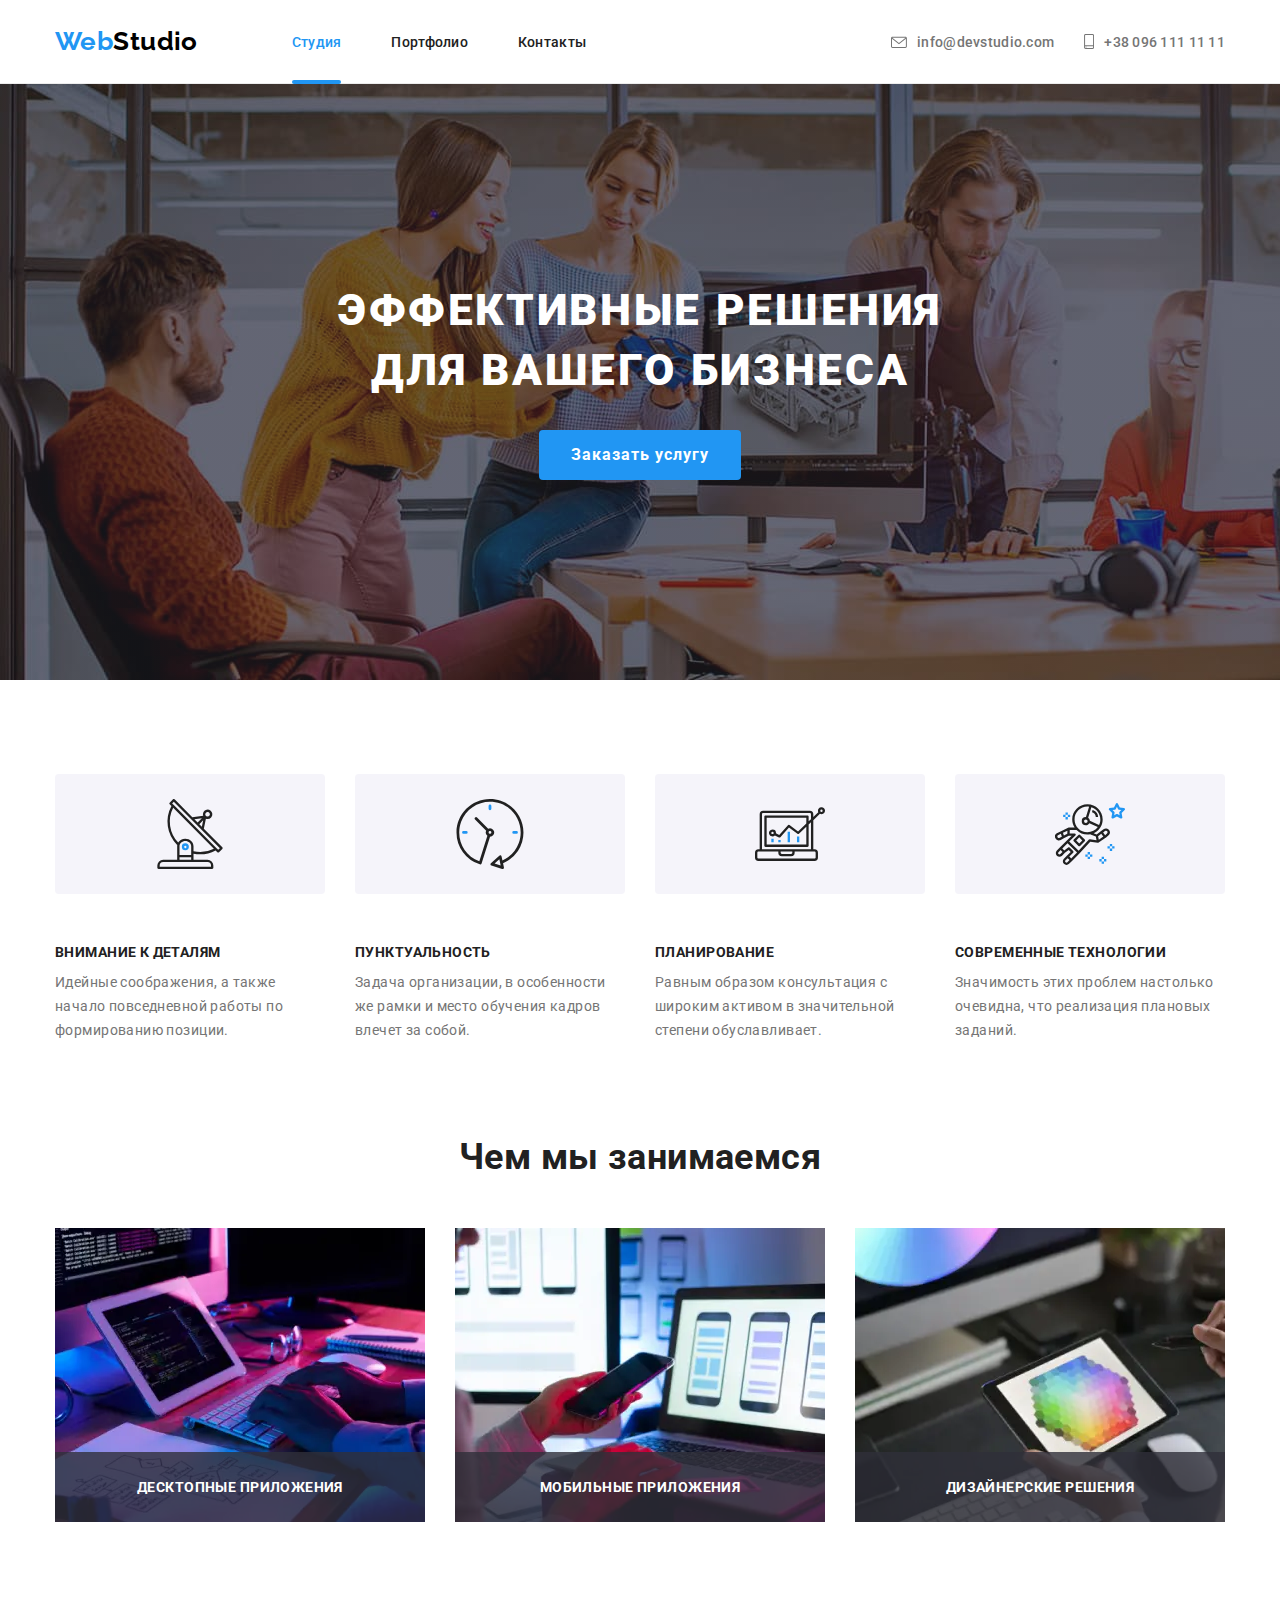
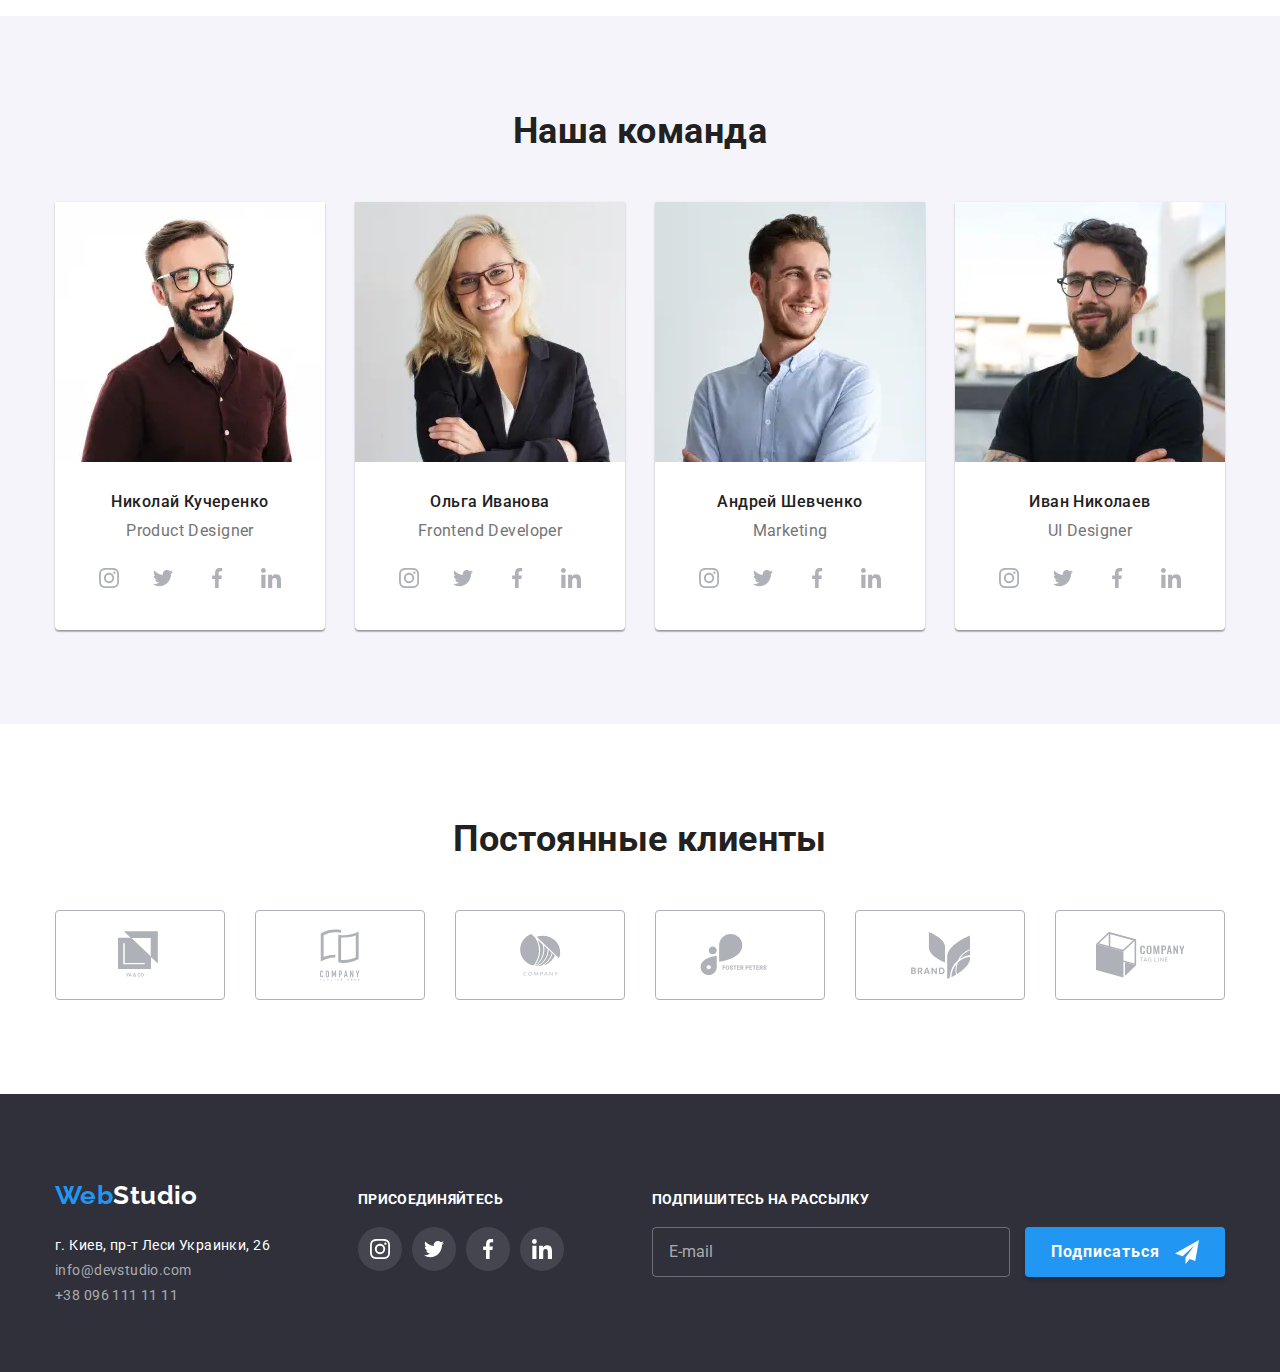
<file: index.html>
<!DOCTYPE html>
<html lang="ru">
  <head>
    <meta charset="UTF-8" />
    <meta name="viewport" content="width=device-width, initial-scale=1.0" />
    <title>Web Studio</title>
    <link rel="stylesheet" href="https://cdnjs.cloudflare.com/ajax/libs/modern-normalize/1.0.0/modern-normalize.css" />
    <link href="https://fonts.googleapis.com/css2?family=Raleway:wght@700&family=Roboto:wght@400;500;700;900&display=swap" rel="stylesheet" />
    <link rel="stylesheet" href="./css/main.min.css" />
  </head>
  <body>
    <!-- Header Page -->
    <header class="header-page">
      <div class="header-page__navigation conteiner">
        <nav class="navigation">
          <div class="navigation__menu">
            <a href="./index.html" aria-label="логотип веб студии" lang="en" class="logo link"><span class="logo-accent">Web</span>Studio</a>

            <button type="button" class="menu-btn is-open" aria-expanded="false" aria-controls="navigation__conteiner" data-menu-button>
              <svg width="24" height="16" aria-label="Переключатель мобильного меню">
                <use class="menu-btn__icon-burger" href="./icones/sprite.svg#icon-burger"></use>
                <use class="menu-btn__icon-close" href="./icones/sprite.svg#icon-close"></use>
              </svg>
            </button>
          </div>

          <div class="navigation__conteiner" id="navigation__conteiner" data-menu>
            <ul class="navigation__list list">
              <li class="navigation__item">
                <a href="./index.html " class="navigation__link navigation__link--current link">Студия</a>
              </li>
              <li class="navigation__item">
                <a href="./portfolio.html" class="navigation__link link">Портфолио</a>
              </li>
              <li class="navigation__item">
                <a href="" class="navigation__link link">Контакты</a>
              </li>
            </ul>

            <address class="address">
              <a href="mailto:info@devstudio.com" class="address__link link">
                <svg width="16" height="12" class="address__icon">
                  <use href="./icones/sprite.svg#icon-envelope"></use>
                </svg>
                info@devstudio.com</a
              >
              <a href="tel:+380961111111" class="address__link link">
                <svg width="10" height="15" class="address__icon">
                  <use href="./icones/sprite.svg#icon-smartphone"></use>
                </svg>
                +38 096 111 11 11</a
              >
            </address>
          </div>
        </nav>
      </div>
    </header>

    <main>
      <!-- Hero -->
      <section class="hero">
        <h1 class="hero__title">
          Эффективные решения <br />
          для вашего бизнеса
        </h1>
        <button type="button" class="modal-btn" data-modal-open>Заказать услугу</button>
      </section>

      <!-- Advantades -->
      <section class="section">
        <div class="conteiner">
          <h2 class="section__title visually-hidden">Наши преимущества</h2>
          <ul class="advantades-list list">
            <li class="advantades-list__item advantades-list__icon-antenna">
              <h3 class="advantades-list__title">Внимание к деталям</h3>
              <p class="advantades-list__text">Идейные соображения, а также начало повседневной работы по формированию позиции.</p>
            </li>
            <li class="advantades-list__item advantades-list__icon-clock">
              <h3 class="advantades-list__title">Пунктуальность</h3>
              <p class="advantades-list__text">Задача организации, в особенности же рамки и место обучения кадров влечет за собой.</p>
            </li>
            <li class="advantades-list__item advantades-list__icon-diagram">
              <h3 class="advantades-list__title">Планирование</h3>
              <p class="advantades-list__text">Равным образом консультация с широким активом в значительной степени обуславливает.</p>
            </li>
            <li class="advantades-list__item advantades-list__icon-astronaut">
              <h3 class="advantades-list__title">Современные технологии</h3>
              <p class="advantades-list__text">Значимость этих проблем настолько очевидна, что реализация плановых заданий.</p>
            </li>
          </ul>
        </div>
      </section>

      <!-- Design -->
      <section class="section no-padding">
        <div class="conteiner">
          <h2 class="section__title">Чем мы занимаемся</h2>
          <ul class="design-list list">
            <li class="design-list__item">
              <a href="">
                <picture>
                  <source srcset="./images/design/img1.webp 1x, ./images/design/img1@2x.webp 2x" media="(min-width:1200px)" type="image/webp" />
                  <source srcset="./images/design/img1.jpg 1x, ./images/design/img1@2x.jpg 2x" media="(min-width:1200px)" />
                  <img src="./images/design/img1.jpg" alt="Создание десктопного приложения " width="370" height="294" />
                </picture>
                <p class="design-list__subtitle">Десктопные приложения</p>
              </a>
            </li>
            <li class="design-list__item">
              <a href="">
                <picture>
                  <source srcset="./images/design/img2.webp 1x, ./images/design/img2@2x.webp 2x" media="(min-width:1200px)" type="image/webp" />
                  <source srcset="./images/design/img2.jpg 1x, ./images/design/img2@2x.jpg 2x" media="(min-width:1200px)" />
                  <img src="./images/design/img2.jpg" alt="Создание прототипа мобильного приложения" width="370" height="294" />
                </picture>
                <p class="design-list__subtitle">Мобильные приложения</p>
              </a>
            </li>
            <li class="design-list__item">
              <a href="">
                <picture>
                  <source srcset="./images/design/img3.webp 1x, ./images/design/img3@2x.webp 2x" media="(min-width:1200px)" type="image/webp" />
                  <source srcset="./images/design/img3.jpg 1x, ./images/design/img1@3x.jpg 2x" media="(min-width:1200px)" />
                  <img src="./images/design/img3.jpg" alt="Подбор цвета на планшете" width="370" height="294" />
                </picture>
                <p class="design-list__subtitle">Дизайнерские решения</p>
              </a>
            </li>
          </ul>
        </div>
      </section>

      <!-- Team -->
      <section class="section section-team">
        <div class="conteiner">
          <h2 class="section__title">Наша команда</h2>
          <ul class="team-list list">
            <li class="team-list__item">
              <picture>
                <source
                  srcset="./images/team/photo-desktop1.webp 1x, ./images/team/photo-desktop1@2x.webp 2x"
                  media="(min-width:1200px)"
                  type="image/webp"
                />
                <source srcset="./images/team/photo-desktop1.jpg 1x, ./images/team/photo-desktop1@2x.jpg 2x" media="(min-width:1200px)" />
                <source
                  srcset="./images/team/photo-tablet1.webp 1x, ./images/team/photo-tablet1@2x.webp 2x"
                  media="(min-width:768px)"
                  type="image/webp"
                />
                <source srcset="./images/team/photo-tablet1.jpg 1x, ./images/team/photo-tablet1@2x.jpg 2x" media="(min-width:768px)" />
                <source
                  srcset="./images/team/photo-mobile1.webp 1x, ./images/team/photo-mobile1@2x.webp 2x"
                  media="(min-width:320px)"
                  type="image/webp"
                />
                <source srcset="./images/team/photo-mobile1.jpg 1x, ./images/team/photo-mobile1@2x.jpg 2x" media="(min-width:320px)" />
                <img src="./images/team/photo-mobile1.jpg" alt="Фотография продакт дизайнера" />
              </picture>
              <div class="team-meta">
                <h4 class="team-meta__title">Николай Кучеренко</h4>
                <p class="team-meta__subtitle" lang="en">Product Designer</p>
                <ul class="socials-list list">
                  <li class="socials-list__item">
                    <a href="https://www.instagram.com/?hl=ru" target="blank" aria-label="instagtam" class="socials-list__link link">
                      <svg class="socials-list__icon">
                        <use href="./icones/sprite.svg#icon-instagram"></use>
                      </svg>
                    </a>
                  </li>
                  <li class="socials-list__item">
                    <a href="https://twitter.com/?lang=ru" target="blank" aria-label="twitter" class="socials-list__link link">
                      <svg class="socials-list__icon">
                        <use href="./icones/sprite.svg#icon-twitter"></use>
                      </svg>
                    </a>
                  </li>
                  <li class="socials-list__item">
                    <a href="https://www.facebook.com/" target="blank" aria-label="facebook" class="socials-list__link link">
                      <svg class="socials-list__icon">
                        <use href="./icones/sprite.svg#icon-fecebook"></use>
                      </svg>
                    </a>
                  </li>
                  <li class="socials-list__item">
                    <a href="https://www.linkedin.com/" target="blank" aria-label="linkiden" class="socials-list__link link">
                      <svg class="socials-list__icon">
                        <use href="./icones/sprite.svg#icon-linkedin"></use>
                      </svg>
                    </a>
                  </li>
                </ul>
              </div>
            </li>
            <li class="team-list__item">
              <picture>
                <source
                  srcset="./images/team/photo-desktop2.webp 1x, ./images/team/photo-desktop2@2x.webp 2x"
                  media="(min-width:1200px)"
                  type="image/webp"
                />
                <source srcset="./images/team/photo-desktop2.jpg 1x, ./images/team/photo-desktop2@2x.jpg 2x" media="(min-width:1200px)" />
                <source
                  srcset="./images/team/photo-tablet2.webp 1x, ./images/team/photo-tablet2@2x.webp 2x"
                  media="(min-width:768px)"
                  type="image/webp"
                />
                <source srcset="./images/team/photo-tablet2.jpg 1x, ./images/team/photo-tablet2@2x.jpg 2x" media="(min-width:768px)" />
                <source
                  srcset="./images/team/photo-mobile2.webp 1x, ./images/team/photo-mobile2@2x.webp 2x"
                  media="(min-width:320px)"
                  type="image/webp"
                />
                <source srcset="./images/team/photo-mobile2.jpg 1x, ./images/team/photo-mobile2@2x.jpg 2x" media="(min-width:320px)" />
                <img src="./images/team/photo-mobile2.jpg" alt="Фотография фронтенд разработчика" />
              </picture>
              <div class="team-meta">
                <h4 class="team-meta__title">Ольга Иванова</h4>
                <p class="team-meta__subtitle" lang="en">Frontend Developer</p>
                <ul class="socials-list list">
                  <li class="socials-list__item">
                    <a href="https://www.instagram.com/?hl=ru" target="blank" aria-label="instagtam" class="socials-list__link link">
                      <svg class="socials-list__icon">
                        <use href="./icones/sprite.svg#icon-instagram"></use>
                      </svg>
                    </a>
                  </li>
                  <li class="socials-list__item">
                    <a href="https://twitter.com/?lang=ru" target="blank" aria-label="twitter" class="socials-list__link link">
                      <svg class="socials-list__icon">
                        <use href="./icones/sprite.svg#icon-twitter"></use>
                      </svg>
                    </a>
                  </li>
                  <li class="socials-list__item">
                    <a href="https://www.facebook.com/" target="blank" aria-label="facebook" class="socials-list__link link">
                      <svg class="socials-list__icon">
                        <use href="./icones/sprite.svg#icon-fecebook"></use>
                      </svg>
                    </a>
                  </li>
                  <li class="socials-list__item">
                    <a href="https://www.linkedin.com/" target="blank" aria-label="linkiden" class="socials-list__link link">
                      <svg class="socials-list__icon">
                        <use href="./icones/sprite.svg#icon-linkedin"></use>
                      </svg>
                    </a>
                  </li>
                </ul>
              </div>
            </li>
            <li class="team-list__item">
              <picture>
                <source
                  srcset="./images/team/photo-desktop3.webp 1x, ./images/team/photo-desktop3@2x.webp 2x"
                  media="(min-width:1200px)"
                  type="image/webp"
                />
                <source srcset="./images/team/photo-desktop3.jpg 1x, ./images/team/photo-desktop3@2x.jpg 2x" media="(min-width:1200px)" />
                <source
                  srcset="./images/team/photo-tablet3.webp 1x, ./images/team/photo-tablet3@2x.webp 2x"
                  media="(min-width:768px)"
                  type="image/webp"
                />
                <source srcset="./images/team/photo-tablet3.jpg 1x, ./images/team/photo-tablet3@2x.jpg 2x" media="(min-width:768px)" />
                <source
                  srcset="./images/team/photo-mobile3.webp 1x, ./images/team/photo-mobile3@2x.webp 2x"
                  media="(min-width:320px)"
                  type="image/webp"
                />
                <source srcset="./images/team/photo-mobile3.jpg 1x, ./images/team/photo-mobile3@2x.jpg 2x" media="(min-width:320px)" />
                <img src="./images/team/photo-mobile3.jpg" alt="Фотография специалиста по маркетингу" />
              </picture>
              <div class="team-meta">
                <h4 class="team-meta__title">Андрей Шевченко</h4>
                <p class="team-meta__subtitle" lang="en">Marketing</p>
                <ul class="socials-list list">
                  <li class="socials-list__item">
                    <a href="https://www.instagram.com/?hl=ru" target="blank" aria-label="instagtam" class="socials-list__link link">
                      <svg class="socials-list__icon">
                        <use href="./icones/sprite.svg#icon-instagram"></use>
                      </svg>
                    </a>
                  </li>
                  <li class="socials-list__item">
                    <a href="https://twitter.com/?lang=ru" target="blank" aria-label="twitter" class="socials-list__link link">
                      <svg class="socials-list__icon">
                        <use href="./icones/sprite.svg#icon-twitter"></use>
                      </svg>
                    </a>
                  </li>
                  <li class="socials-list__item">
                    <a href="https://www.facebook.com/" target="blank" aria-label="facebook" class="socials-list__link link">
                      <svg class="socials-list__icon">
                        <use href="./icones/sprite.svg#icon-fecebook"></use>
                      </svg>
                    </a>
                  </li>
                  <li class="socials-list__item">
                    <a href="https://www.linkedin.com/" target="blank" aria-label="linkiden" class="socials-list__link link">
                      <svg class="socials-list__icon">
                        <use href="./icones/sprite.svg#icon-linkedin"></use>
                      </svg>
                    </a>
                  </li>
                </ul>
              </div>
            </li>
            <li class="team-list__item">
              <picture>
                <source
                  srcset="./images/team/photo-desktop4.webp 1x, ./images/team/photo-desktop4@2x.webp 2x"
                  media="(min-width:1200px)"
                  type="image/webp"
                />
                <source srcset="./images/team/photo-desktop4.jpg 1x, ./images/team/photo-desktop4@2x.jpg 2x" media="(min-width:1200px)" />
                <source
                  srcset="./images/team/photo-tablet4.webp 1x, ./images/team/photo-tablet4@2x.webp 2x"
                  media="(min-width:768px)"
                  type="image/webp"
                />
                <source srcset="./images/team/photo-tablet4.jpg 1x, ./images/team/photo-tablet4@2x.jpg 2x" media="(min-width:768px)" />
                <source
                  srcset="./images/team/photo-mobile4.webp 1x, ./images/team/photo-mobile4@2x.webp 2x"
                  media="(min-width:320px)"
                  type="image/webp"
                />
                <source srcset="./images/team/photo-mobile4.jpg 1x, ./images/team/photo-mobile4@2x.jpg 2x" media="(min-width:320px)" />
                <img src="./images/team/photo-mobile4.jpg" alt="Фотография ui-дизайнера" />
              </picture>
              <div class="team-meta">
                <h4 class="team-meta__title">Иван Николаев</h4>
                <p class="team-meta__subtitle" lang="en">UI Designer</p>
                <ul class="socials-list list">
                  <li class="socials-list__item">
                    <a href="https://www.instagram.com/?hl=ru" target="blank" aria-label="instagtam" class="socials-list__link link">
                      <svg class="socials-list__icon">
                        <use href="./icones/sprite.svg#icon-instagram"></use>
                      </svg>
                    </a>
                  </li>
                  <li class="socials-list__item">
                    <a href="https://twitter.com/?lang=ru" target="blank" aria-label="twitter" class="socials-list__link link">
                      <svg class="socials-list__icon">
                        <use href="./icones/sprite.svg#icon-twitter"></use>
                      </svg>
                    </a>
                  </li>
                  <li class="socials-list__item">
                    <a href="https://www.facebook.com/" target="blank" aria-label="facebook" class="socials-list__link link">
                      <svg class="socials-list__icon">
                        <use href="./icones/sprite.svg#icon-fecebook"></use>
                      </svg>
                    </a>
                  </li>
                  <li class="socials-list__item">
                    <a href="https://www.linkedin.com/" target="blank" aria-label="linkiden" class="socials-list__link link">
                      <svg class="socials-list__icon">
                        <use href="./icones/sprite.svg#icon-linkedin"></use>
                      </svg>
                    </a>
                  </li>
                </ul>
              </div>
            </li>
          </ul>
        </div>
      </section>

      <!-- Client -->
      <section class="section">
        <div class="conteiner">
          <h2 class="section__title">Постоянные клиенты</h2>
          <ul class="client-list list">
            <li class="client-list__item">
              <a href="" target="blank" aria-label="ya&co" class="client-list__link link">
                <svg width="44" height="49">
                  <use href="./icones/sprite.svg#icon-client1"></use>
                </svg>
              </a>
            </li>
            <li class="client-list__item">
              <a href="" target="blank" aria-label="company-tegline-here" class="client-list__link link">
                <svg width="40" height="52">
                  <use href="./icones/sprite.svg#icon-client2"></use>
                </svg>
              </a>
            </li>
            <li class="client-list__item">
              <a href="" target="blank" aria-label="company" class="client-list__link link">
                <svg width="41" height="42">
                  <use href="./icones/sprite.svg#icon-client3"></use>
                </svg>
              </a>
            </li>
            <li class="client-list__item">
              <a href="" target="blank" aria-label="foster-peters" class="client-list__link link">
                <svg width="80" height="42">
                  <use href="./icones/sprite.svg#icon-client4"></use>
                </svg>
              </a>
            </li>
            <li class="client-list__item">
              <a href="" target="blank" aria-label="brand" class="client-list__link link">
                <svg width="59" height="47">
                  <use href="./icones/sprite.svg#icon-client5"></use>
                </svg>
              </a>
            </li>
            <li class="client-list__item">
              <a href="" target="blank" aria-label="company-teg-line" class="client-list__link link">
                <svg width="89" height="46">
                  <use href="./icones/sprite.svg#icon-client6"></use>
                </svg>
              </a>
            </li>
          </ul>
        </div>
      </section>
    </main>

    <!-- Footer Page-->
    <footer class="footer-page">
      <div class="footer-page__wrap conteiner">
        <div class="footer-address">
          <a href="./index.html " aria-label="логотип веб студии" lang="en" class="logo logo--footer link"
            ><span class="logo-accent">Web</span>Studio</a
          >
          <ul class="footer-address__list list">
            <li class="footer-address__item">
              <a href="https://goo.gl/maps/L4ht8qf3rFKwQJED9" target="blank" class="footer-address__link-map link">г. Киев, пр-т Леси Украинки, 26</a>
            </li>
            <li class="footer-address__item">
              <a href="mailto:info@devstudio.com" class="footer-address__link-contact link">info@devstudio.com</a>
            </li>
            <li class="footer-address__item">
              <a href="tel:+380961111111" class="footer-address__link-contact link">+38 096 111 11 11</a>
            </li>
          </ul>
        </div>

        <div class="socials-footer">
          <strong class="footer-page__title">присоединяйтесь</strong>
          <ul class="socials-list socials-list--footer list">
            <li class="socials-list__item">
              <a
                href="https://www.instagram.com/?hl=ru"
                target="blank"
                aria-label="instagtam"
                class="socials-list__link socials-list__link--footer link"
              >
                <svg class="socials-list__icon socials-list__icon--footer">
                  <use href="./icones/sprite.svg#icon-instagram"></use>
                </svg>
              </a>
            </li>
            <li class="socials-list__item">
              <a href="https://twitter.com/?lang=ru" target="blank" aria-label="twitter" class="socials-list__link socials-list__link--footer link">
                <svg class="socials-list__icon socials-list__icon--footer">
                  <use href="./icones/sprite.svg#icon-twitter"></use>
                </svg>
              </a>
            </li>
            <li class="socials-list__item">
              <a href="https://www.facebook.com/" target="blank" aria-label="facebook" class="socials-list__link socials-list__link--footer link">
                <svg class="socials-list__icon socials-list__icon--footer">
                  <use href="./icones/sprite.svg#icon-fecebook"></use>
                </svg>
              </a>
            </li>
            <li class="socials-list__item">
              <a href="https://www.linkedin.com/" target="blank" aria-label="linkiden" class="socials-list__link socials-list__link--footer link">
                <svg class="socials-list__icon socials-list__icon--footer">
                  <use href="./icones/sprite.svg#icon-linkedin"></use>
                </svg>
              </a>
            </li>
          </ul>
        </div>

        <div class="footer-subscribe">
          <strong class="footer-page__title">Подпишитесь на рассылку</strong>
          <form action="#" class="footer-subscribe__form">
            <input class="footer-subscribe__input" type="email" name="email" placeholder="E-mail" />
            <button type="submit" class="footer-subscribe__btn">Подписаться</button>
          </form>
        </div>
      </div>
    </footer>

    <!-- Modal Window -->
    <div class="backdrop is-hidden" data-modal>
      <div class="modal">
        <button type="button" class="modal__close-btn" data-modal-close>
          <svg class="modal__icon-close">
            <use href="./icones/sprite.svg#icon-close"></use>
          </svg>
        </button>

        <form action="#" class="modal-form">
          <p class="modal-form__text">Оставьте свои данные, мы вам перезвоним</p>

          <label class="modal-form__label">
            Имя
            <span class="modal-form__wrap">
              <input type="text" name="user-name" class="modal-form__input" required />
              <svg class="modal-form__icon">
                <use href="./icones/sprite.svg#icon-person"></use>
              </svg>
            </span>
          </label>

          <label class="modal-form__label">
            Телефон
            <span class="modal-form__wrap">
              <input type="tel" name="user-tel" class="modal-form__input" required />
              <svg class="modal-form__icon">
                <use href="./icones/sprite.svg#icon-phone"></use>
              </svg>
            </span>
          </label>

          <label class="modal-form__label">
            Почта
            <span class="modal-form__wrap">
              <input type="email" name="user-email" class="modal-form__input" />
              <svg class="modal-form__icon">
                <use href="./icones/sprite.svg#icon-email"></use>
              </svg>
            </span>
          </label>

          <label class="modal-form__label">
            Комментарий
            <textarea name="user-comment" class="modal-form__comment" placeholder="Введите текст"></textarea>
          </label>

          <label class="modal-form__checkbox">
            <input type="checkbox" name="user-policy" value="accept-policy" class="modal-form__checkbox-input" />
            <span class="modal-form__checkbox-icon"></span>
            <span class="modal-form__checkbox-text"
              >Соглашаюсь с рассылкой и принимаю <a href="" class="modal-form__checkbox-text--accent">Условия договора</a></span
            >
          </label>

          <button type="submit" class="modal-btn modal-btn-center">Отправить</button>
        </form>
      </div>
    </div>

    <script src="./js/menu.js"></script>
    <script src="./js/modal.js"></script>
  </body>
</html>
</file>
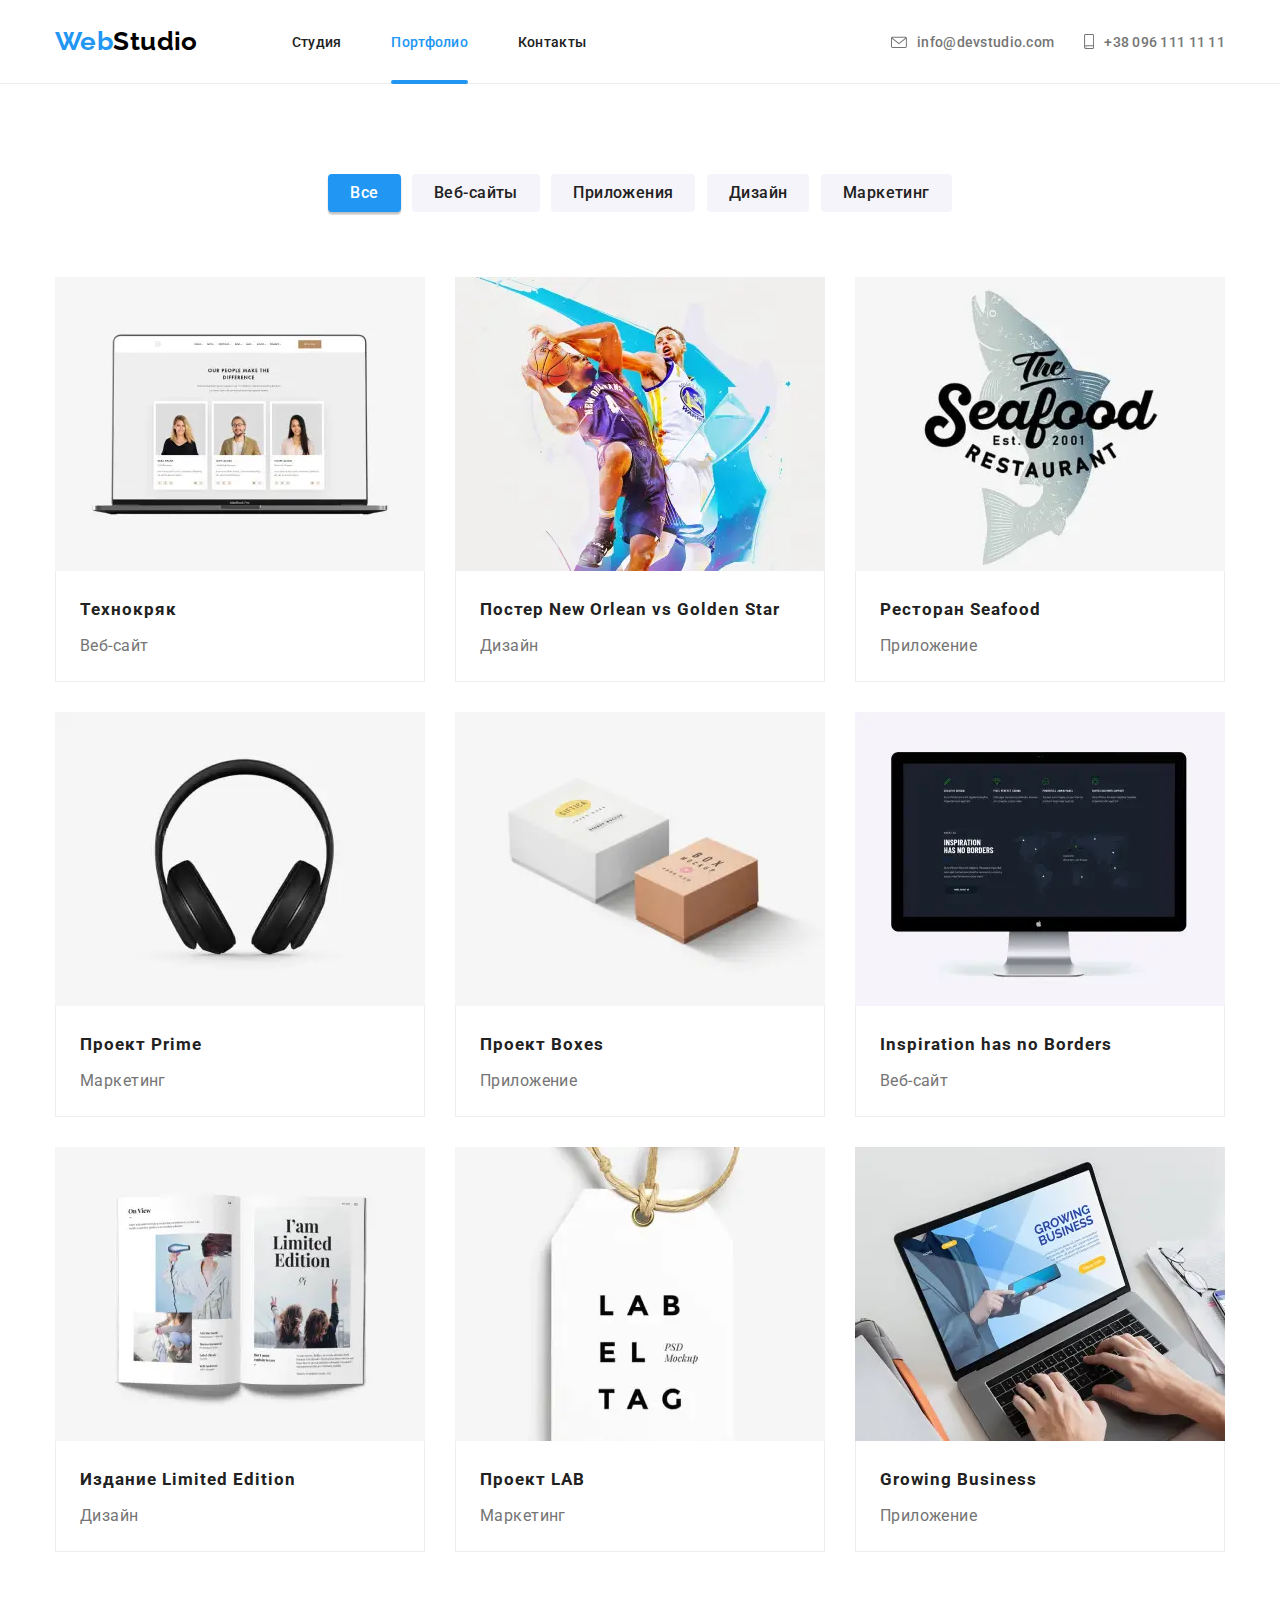
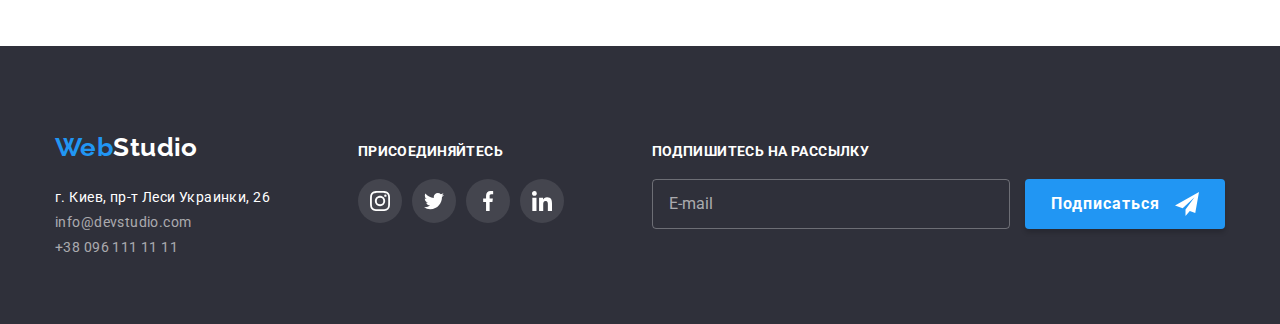
<file: portfolio.html>
<!DOCTYPE html>
<html lang="ru">
  <head>
    <meta charset="UTF-8" />
    <meta name="viewport" content="width=device-width, initial-scale=1.0" />
    <title>Web Studio</title>
    <link rel="stylesheet" href="https://cdnjs.cloudflare.com/ajax/libs/modern-normalize/1.0.0/modern-normalize.css" />
    <link href="https://fonts.googleapis.com/css2?family=Raleway:wght@700&family=Roboto:wght@400;500;700;900&display=swap" rel="stylesheet" />
    <link rel="stylesheet" href="./css/portfolio.min.css" />
  </head>
  <body>
    <!-- Header Page -->
    <header class="header-page">
      <div class="header-page__navigation conteiner">
        <nav class="navigation">
          <div class="navigation__menu">
            <a href="./index.html" aria-label="логотип веб студии" lang="en" class="logo link"><span class="logo-accent">Web</span>Studio</a>

            <button type="button" class="menu-btn is-open" aria-expanded="false" aria-controls="navigation__conteiner" data-menu-button>
              <svg width="24" height="16" aria-label="Переключатель мобильного меню">
                <use class="menu-btn__icon-burger" href="./icones/sprite.svg#icon-burger"></use>
                <use class="menu-btn__icon-close" href="./icones/sprite.svg#icon-close"></use>
              </svg>
            </button>
          </div>

          <div class="navigation__conteiner" id="navigation__conteiner" data-menu>
            <ul class="navigation__list list">
              <li class="navigation__item">
                <a href="./index.html " class="navigation__link link">Студия</a>
              </li>
              <li class="navigation__item">
                <a href="./portfolio.html" class="navigation__link navigation__link--current link">Портфолио</a>
              </li>
              <li class="navigation__item">
                <a href="" class="navigation__link link">Контакты</a>
              </li>
            </ul>

            <address class="address">
              <a href="mailto:info@devstudio.com" class="address__link link">
                <svg width="16" height="12" class="address__icon">
                  <use href="./icones/sprite.svg#icon-envelope"></use>
                </svg>
                info@devstudio.com</a
              >
              <a href="tel:+380961111111" class="address__link link">
                <svg width="10" height="15" class="address__icon">
                  <use href="./icones/sprite.svg#icon-smartphone"></use>
                </svg>
                +38 096 111 11 11</a
              >
            </address>
          </div>
        </nav>
      </div>
    </header>
    <main>
      <!-- Portfolio -->
      <section class="section section-portfolio">
        <div class="conteiner">
          <h1 class="section-portfolio__title visually-hidden">Наши работы</h1>
          <form class="filter-btn">
            <ul class="filter-btn__list list">
              <li class="filter-btn__item">
                <input class="filter-btn__input" id="radio-1" type="radio" name="option" value="choice-option" checked />
                <label class="filter-btn__label" for="radio-1">Все</label>
              </li>

              <li class="filter-btn__item">
                <input class="filter-btn__input" id="radio-2" type="radio" name="option" value="choice-option" />
                <label class="filter-btn__label" for="radio-2">Веб-сайты</label>
              </li>

              <li class="filter-btn__item">
                <input class="filter-btn__input" id="radio-3" type="radio" name="option" value="choice-option" />
                <label class="filter-btn__label" for="radio-3">Приложения</label>
              </li>

              <li class="filter-btn__item">
                <input class="filter-btn__input" id="radio-4" type="radio" name="option" value="choice-option" />
                <label class="filter-btn__label" for="radio-4">Дизайн</label>
              </li>

              <li class="filter-btn__item">
                <input class="filter-btn__input" id="radio-5" type="radio" name="option" value="choice-option" />
                <label class="filter-btn__label" for="radio-5">Маркетинг</label>
              </li>
            </ul>
          </form>
        </div>

        <div class="portfolio-cards conteiner">
          <ul class="cards-list list">
            <li class="cards-list__item">
              <a href="" class="cards-list__link link">
                <div class="cards-thumb">
                  <picture>
                    <source
                      srcset="./images/portfolio/image-desktop1.webp 1x, ./images/portfolio/image-desktop1@2x.webp 2x"
                      media="(min-width:1200px)"
                      type="image/webp"
                    />
                    <source
                      srcset="./images/portfolio/image-desktop1.jpg 1x, ./images/portfolio/image-desktop1@2x.jpg 2x"
                      media="(min-width:1200px)"
                    />
                    <source
                      srcset="./images/portfolio/image-tablet1.webp 1x, ./images/portfolio/image-tablet1@2x.webp 2x"
                      media="(min-width:768px)"
                      type="image/webp"
                    />
                    <source srcset="./images/portfolio/image-tablet1.jpg 1x, ./images/portfolio/image-tablet1@2x.jpg 2x" media="(min-width:768px)" />
                    <source
                      srcset="./images/portfolio/image-mobile1.webp 1x, ./images/portfolio/image-mobile1@2x.webp 2x"
                      media="(min-width:320px)"
                      type="image/webp"
                    />
                    <source srcset="./images/portfolio/image-mobile1.jpg 1x, ./images/portfolio/image-mobile1@2x.jpg 2x" media="(min-width:320px)" />
                    <img src="./images/portfolio/image-mobile1.jpg" alt="Macbook с открытой страницой сайта Технокряк" />
                  </picture>
                  <p class="cards-thumb__overlay">
                    Технокряк это современная площадка распространения коронавируса. Компании используют эту платформу для цифрового шпионажа и атак
                    на защищённые сервера конкурентов.
                  </p>
                </div>
                <div class="cards-meta">
                  <h2 class="cards-meta__title">Технокряк</h2>
                  <p class="cards-meta__subtitle">Веб-сайт</p>
                </div>
              </a>
            </li>
            <li class="cards-list__item">
              <a href="" class="cards-list__link link">
                <div class="cards-thumb">
                  <picture>
                    <source
                      srcset="./images/portfolio/image-desktop2.webp 1x, ./images/portfolio/image-desktop2@2x.webp 2x"
                      media="(min-width:1200px)"
                      type="image/webp"
                    />
                    <source
                      srcset="./images/portfolio/image-desktop2.jpg 1x, ./images/portfolio/image-desktop2@2x.jpg 2x"
                      media="(min-width:1200px)"
                    />
                    <source
                      srcset="./images/portfolio/image-tablet2.webp 1x, ./images/portfolio/image-tablet2@2x.webp 2x"
                      media="(min-width:768px)"
                      type="image/webp"
                    />
                    <source srcset="./images/portfolio/image-tablet2.jpg 1x, ./images/portfolio/image-tablet2@2x.jpg 2x" media="(min-width:768px)" />
                    <source
                      srcset="./images/portfolio/image-mobile2.webp 1x, ./images/portfolio/image-mobile2@2x.webp 2x"
                      media="(min-width:320px)"
                      type="image/webp"
                    />
                    <source srcset="./images/portfolio/image-mobile2.jpg 1x, ./images/portfolio/image-mobile2@2x.jpg 2x" media="(min-width:320px)" />
                    <img src="./images/portfolio/image-mobile2.jpg" alt="Два баскетболиста бросают мяч" />
                  </picture>
                  <p class="cards-thumb__overlay">
                    Технокряк это современная площадка распространения коронавируса. Компании используют эту платформу для цифрового шпионажа и атак
                    на защищённые сервера конкурентов.
                  </p>
                </div>
                <div class="cards-meta">
                  <h2 class="cards-meta__title">Постер <span lang="en">New Orlean vs Golden Star</span></h2>
                  <p class="cards-meta__subtitle">Дизайн</p>
                </div>
              </a>
            </li>

            <li class="cards-list__item">
              <a href="" class="cards-list__link link">
                <div class="cards-thumb">
                  <picture>
                    <source
                      srcset="./images/portfolio/image-desktop3.webp 1x, ./images/portfolio/image-desktop3@2x.webp 2x"
                      media="(min-width:1200px)"
                      type="image/webp"
                    />
                    <source
                      srcset="./images/portfolio/image-desktop3.jpg 1x, ./images/portfolio/image-desktop3@2x.jpg 2x"
                      media="(min-width:1200px)"
                    />
                    <source
                      srcset="./images/portfolio/image-tablet3.webp 1x, ./images/portfolio/image-tablet3@2x.webp 2x"
                      media="(min-width:768px)"
                      type="image/webp"
                    />
                    <source srcset="./images/portfolio/image-tablet3.jpg 1x, ./images/portfolio/image-tablet3@2x.jpg 2x" media="(min-width:768px)" />
                    <source
                      srcset="./images/portfolio/image-mobile3.webp 1x, ./images/portfolio/image-mobile3@2x.webp 2x"
                      media="(min-width:320px)"
                      type="image/webp"
                    />
                    <source srcset="./images/portfolio/image-mobile3.jpg 1x, ./images/portfolio/image-mobile3@2x.jpg 2x" media="(min-width:320px)" />
                    <img src="./images/portfolio/image-mobile3.jpg" alt="Логотип ресторана Seafood" />
                  </picture>
                  <p class="cards-thumb__overlay">
                    Технокряк это современная площадка распространения коронавируса. Компании используют эту платформу для цифрового шпионажа и атак
                    на защищённые сервера конкурентов.
                  </p>
                </div>
                <div class="cards-meta">
                  <h2 class="cards-meta__title">Ресторан <span lang="en">Seafood</span></h2>
                  <p class="cards-meta__subtitle">Приложение</p>
                </div>
              </a>
            </li>

            <li class="cards-list__item">
              <a href="" class="cards-list__link link">
                <div class="cards-thumb">
                  <picture>
                    <source
                      srcset="./images/portfolio/image-desktop4.webp 1x, ./images/portfolio/image-desktop4@2x.webp 2x"
                      media="(min-width:1200px)"
                      type="image/webp"
                    />
                    <source
                      srcset="./images/portfolio/image-desktop4.jpg 1x, ./images/portfolio/image-desktop4@2x.jpg 2x"
                      media="(min-width:1200px)"
                    />
                    <source
                      srcset="./images/portfolio/image-tablet4.webp 1x, ./images/portfolio/image-tablet4@2x.webp 2x"
                      media="(min-width:768px)"
                      type="image/webp"
                    />
                    <source srcset="./images/portfolio/image-tablet4.jpg 1x, ./images/portfolio/image-tablet4@2x.jpg 2x" media="(min-width:768px)" />
                    <source
                      srcset="./images/portfolio/image-mobile4.webp 1x, ./images/portfolio/image-mobile4@2x.webp 2x"
                      media="(min-width:320px)"
                      type="image/webp"
                    />
                    <source srcset="./images/portfolio/image-mobile4.jpg 1x, ./images/portfolio/image-mobile4@2x.jpg 2x" media="(min-width:320px)" />
                    <img src="./images/portfolio/image-mobile4.jpg" alt="Полноразмерные черные наушники" />
                  </picture>
                  <p class="cards-thumb__overlay">
                    Технокряк это современная площадка распространения коронавируса. Компании используют эту платформу для цифрового шпионажа и атак
                    на защищённые сервера конкурентов.
                  </p>
                </div>
                <div class="cards-meta">
                  <h2 class="cards-meta__title">Проект <span lang="en">Prime</span></h2>
                  <p class="cards-meta__subtitle">Маркетинг</p>
                </div>
              </a>
            </li>

            <li class="cards-list__item">
              <a href="" class="cards-list__link link">
                <div class="cards-thumb">
                  <picture>
                    <source
                      srcset="./images/portfolio/image-desktop5.webp 1x, ./images/portfolio/image-desktop5@2x.webp 2x"
                      media="(min-width:1200px)"
                      type="image/webp"
                    />
                    <source
                      srcset="./images/portfolio/image-desktop5.jpg 1x, ./images/portfolio/image-desktop5@2x.jpg 2x"
                      media="(min-width:1200px)"
                    />
                    <source
                      srcset="./images/portfolio/image-tablet5.webp 1x, ./images/portfolio/image-tablet5@2x.webp 2x"
                      media="(min-width:768px)"
                      type="image/webp"
                    />
                    <source srcset="./images/portfolio/image-tablet5.jpg 1x, ./images/portfolio/image-tablet5@2x.jpg 2x" media="(min-width:768px)" />
                    <source
                      srcset="./images/portfolio/image-mobile5.webp 1x, ./images/portfolio/image-mobile5@2x.webp 2x"
                      media="(min-width:320px)"
                      type="image/webp"
                    />
                    <source srcset="./images/portfolio/image-mobile5.jpg 1x, ./images/portfolio/image-mobile5@2x.jpg 2x" media="(min-width:320px)" />
                    <img src="./images/portfolio/image-mobile5.jpg" alt="Две коробки белого и пудрового цвета" />
                  </picture>
                  <p class="cards-thumb__overlay">
                    Технокряк это современная площадка распространения коронавируса. Компании используют эту платформу для цифрового шпионажа и атак
                    на защищённые сервера конкурентов.
                  </p>
                </div>
                <div class="cards-meta">
                  <h2 class="cards-meta__title">Проект <span lang="en">Boxes</span></h2>
                  <p class="cards-meta__subtitle">Приложение</p>
                </div>
              </a>
            </li>

            <li class="cards-list__item">
              <a href="" class="cards-list__link link">
                <div class="cards-thumb">
                  <picture>
                    <source
                      srcset="./images/portfolio/image-desktop6.webp 1x, ./images/portfolio/image-desktop6@2x.webp 2x"
                      media="(min-width:1200px)"
                      type="image/webp"
                    />
                    <source
                      srcset="./images/portfolio/image-desktop6.jpg 1x, ./images/portfolio/image-desktop6@2x.jpg 2x"
                      media="(min-width:1200px)"
                    />
                    <source
                      srcset="./images/portfolio/image-tablet6.webp 1x, ./images/portfolio/image-tablet6@2x.webp 2x"
                      media="(min-width:768px)"
                      type="image/webp"
                    />
                    <source srcset="./images/portfolio/image-tablet6.jpg 1x, ./images/portfolio/image-tablet6@2x.jpg 2x" media="(min-width:768px)" />
                    <source
                      srcset="./images/portfolio/image-mobile6.webp 1x, ./images/portfolio/image-mobile6@2x.webp 2x"
                      media="(min-width:320px)"
                      type="image/webp"
                    />
                    <source srcset="./images/portfolio/image-mobile6.jpg 1x, ./images/portfolio/image-mobile6@2x.jpg 2x" media="(min-width:320px)" />
                    <img src="./images/portfolio/image-mobile6.jpg" alt="Imac с открытой страницой сайта Inspiration has no Borders" />
                  </picture>
                  <p class="cards-thumb__overlay">
                    Технокряк это современная площадка распространения коронавируса. Компании используют эту платформу для цифрового шпионажа и атак
                    на защищённые сервера конкурентов.
                  </p>
                </div>
                <div class="cards-meta">
                  <h2 class="cards-meta__title" lang="en">Inspiration has no Borders</h2>
                  <p class="cards-meta__subtitle">Веб-сайт</p>
                </div>
              </a>
            </li>

            <li class="cards-list__item">
              <a href="" class="cards-list__link link">
                <div class="cards-thumb">
                  <picture>
                    <source
                      srcset="./images/portfolio/image-desktop7.webp 1x, ./images/portfolio/image-desktop7@2x.webp 2x"
                      media="(min-width:1200px)"
                      type="image/webp"
                    />
                    <source
                      srcset="./images/portfolio/image-desktop7.jpg 1x, ./images/portfolio/image-desktop7@2x.jpg 2x"
                      media="(min-width:1200px)"
                    />
                    <source
                      srcset="./images/portfolio/image-tablet7.webp 1x, ./images/portfolio/image-tablet7@2x.webp 2x"
                      media="(min-width:768px)"
                      type="image/webp"
                    />
                    <source srcset="./images/portfolio/image-tablet7.jpg 1x, ./images/portfolio/image-tablet7@2x.jpg 2x" media="(min-width:768px)" />
                    <source
                      srcset="./images/portfolio/image-mobile7.webp 1x, ./images/portfolio/image-mobile7@2x.webp 2x"
                      media="(min-width:320px)"
                      type="image/webp"
                    />
                    <source srcset="./images/portfolio/image-mobile7.jpg 1x, ./images/portfolio/image-mobile7@2x.jpg 2x" media="(min-width:320px)" />
                    <img src="./images/portfolio/image-mobile7.jpg" alt="Глянцевый журнал с открытой страницой иллюстраций" />
                  </picture>
                  <p class="cards-thumb__overlay">
                    Технокряк это современная площадка распространения коронавируса. Компании используют эту платформу для цифрового шпионажа и атак
                    на защищённые сервера конкурентов.
                  </p>
                </div>
                <div class="cards-meta">
                  <h2 class="cards-meta__title">Издание <span lang="en">Limited Edition</span></h2>
                  <p class="cards-meta__subtitle">Дизайн</p>
                </div>
              </a>
            </li>

            <li class="cards-list__item">
              <a href="" class="cards-list__link link">
                <div class="cards-thumb">
                  <picture>
                    <source
                      srcset="./images/portfolio/image-desktop8.webp 1x, ./images/portfolio/image-desktop8@2x.webp 2x"
                      media="(min-width:1200px)"
                      type="image/webp"
                    />
                    <source
                      srcset="./images/portfolio/image-desktop8.jpg 1x, ./images/portfolio/image-desktop8@2x.jpg 2x"
                      media="(min-width:1200px)"
                    />
                    <source
                      srcset="./images/portfolio/image-tablet8.webp 1x, ./images/portfolio/image-tablet8@2x.webp 2x"
                      media="(min-width:768px)"
                      type="image/webp"
                    />
                    <source srcset="./images/portfolio/image-tablet8.jpg 1x, ./images/portfolio/image-tablet8@2x.jpg 2x" media="(min-width:768px)" />
                    <source
                      srcset="./images/portfolio/image-mobile8.webp 1x, ./images/portfolio/image-mobile8@2x.webp 2x"
                      media="(min-width:320px)"
                      type="image/webp"
                    />
                    <source srcset="./images/portfolio/image-mobile8.jpg 1x, ./images/portfolio/image-mobile8@2x.jpg 2x" media="(min-width:320px)" />
                    <img src="./images/portfolio/image-mobile8.jpg" alt=" Белая бирка с набписью Lab El Tag" />
                  </picture>
                  <p class="cards-thumb__overlay">
                    Технокряк это современная площадка распространения коронавируса. Компании используют эту платформу для цифрового шпионажа и атак
                    на защищённые сервера конкурентов.
                  </p>
                </div>
                <div class="cards-meta">
                  <h2 class="cards-meta__title">Проект <span lang="en">LAB</span></h2>
                  <p class="cards-meta__subtitle">Маркетинг</p>
                </div>
              </a>
            </li>

            <li class="cards-list__item">
              <a href="" class="cards-list__link link">
                <div class="cards-thumb">
                  <picture>
                    <source
                      srcset="./images/portfolio/image-desktop9.webp 1x, ./images/portfolio/image-desktop9@2x.webp 2x"
                      media="(min-width:1200px)"
                      type="image/webp"
                    />
                    <source
                      srcset="./images/portfolio/image-desktop9.jpg 1x, ./images/portfolio/image-desktop9@2x.jpg 2x"
                      media="(min-width:1200px)"
                    />
                    <source
                      srcset="./images/portfolio/image-tablet9.webp 1x, ./images/portfolio/image-tablet9@2x.webp 2x"
                      media="(min-width:768px)"
                      type="image/webp"
                    />
                    <source srcset="./images/portfolio/image-tablet9.jpg 1x, ./images/portfolio/image-tablet9@2x.jpg 2x" media="(min-width:768px)" />
                    <source
                      srcset="./images/portfolio/image-mobile9.webp 1x, ./images/portfolio/image-mobile9@2x.webp 2x"
                      media="(min-width:320px)"
                      type="image/webp"
                    />
                    <source srcset="./images/portfolio/image-mobile9.jpg 1x, ./images/portfolio/image-mobile9@2x.jpg 2x" media="(min-width:320px)" />
                    <img src="./images/portfolio/image-mobile9.jpg" alt="Ноутбук с открытой страницой сайта Growing Business" />
                  </picture>
                  <p class="cards-thumb__overlay">
                    Технокряк это современная площадка распространения коронавируса. Компании используют эту платформу для цифрового шпионажа и атак
                    на защищённые сервера конкурентов.
                  </p>
                </div>
                <div class="cards-meta">
                  <h2 class="cards-meta__title" lang="en">Growing Business</h2>
                  <p class="cards-meta__subtitle">Приложение</p>
                </div>
              </a>
            </li>
          </ul>
        </div>
      </section>
    </main>

    <!-- Footer Page-->
    <footer class="footer-page">
      <div class="footer-page__wrap conteiner">
        <div class="footer-address">
          <a href="./index.html " aria-label="логотип веб студии" lang="en" class="logo logo--footer link"
            ><span class="logo-accent">Web</span>Studio</a
          >
          <ul class="footer-address__list list">
            <li class="footer-address__item">
              <a href="https://goo.gl/maps/L4ht8qf3rFKwQJED9" target="blank" class="footer-address__link-map link">г. Киев, пр-т Леси Украинки, 26</a>
            </li>
            <li class="footer-address__item">
              <a href="mailto:info@devstudio.com" class="footer-address__link-contact link">info@devstudio.com</a>
            </li>
            <li class="footer-address__item">
              <a href="tel:+380961111111" class="footer-address__link-contact link">+38 096 111 11 11</a>
            </li>
          </ul>
        </div>

        <div class="socials-footer">
          <strong class="footer-page__title">присоединяйтесь</strong>
          <ul class="socials-list socials-list--footer list">
            <li class="socials-list__item">
              <a
                href="https://www.instagram.com/?hl=ru"
                target="blank"
                aria-label="instagtam"
                class="socials-list__link socials-list__link--footer link"
              >
                <svg class="socials-list__icon socials-list__icon--footer">
                  <use href="./icones/sprite.svg#icon-instagram"></use>
                </svg>
              </a>
            </li>
            <li class="socials-list__item">
              <a href="https://twitter.com/?lang=ru" target="blank" aria-label="twitter" class="socials-list__link socials-list__link--footer link">
                <svg class="socials-list__icon socials-list__icon--footer">
                  <use href="./icones/sprite.svg#icon-twitter"></use>
                </svg>
              </a>
            </li>
            <li class="socials-list__item">
              <a href="https://www.facebook.com/" target="blank" aria-label="facebook" class="socials-list__link socials-list__link--footer link">
                <svg class="socials-list__icon socials-list__icon--footer">
                  <use href="./icones/sprite.svg#icon-fecebook"></use>
                </svg>
              </a>
            </li>
            <li class="socials-list__item">
              <a href="https://www.linkedin.com/" target="blank" aria-label="linkiden" class="socials-list__link socials-list__link--footer link">
                <svg class="socials-list__icon socials-list__icon--footer">
                  <use href="./icones/sprite.svg#icon-linkedin"></use>
                </svg>
              </a>
            </li>
          </ul>
        </div>

        <div class="footer-subscribe">
          <strong class="footer-page__title">Подпишитесь на рассылку</strong>
          <form action="#" class="footer-subscribe__form">
            <input class="footer-subscribe__input" type="email" name="email" placeholder="E-mail" />
            <button type="submit" class="footer-subscribe__btn">Подписаться</button>
          </form>
        </div>
      </div>
    </footer>

    <script src="./js/menu.js"></script>
  </body>
</html>
</file>
<file: css/main.min.css>
.visually-hidden{position:absolute;width:1px;height:1px;margin:-1px;border:0;padding:0;clip:rect(0 0 0 0);overflow:hidden}@-webkit-keyframes line{0%{-webkit-transform:scaleX(0);transform:scaleX(0)}100%{-webkit-transform:scaleX(100%);transform:scaleX(100%)}}@keyframes line{0%{-webkit-transform:scaleX(0);transform:scaleX(0)}100%{-webkit-transform:scaleX(100%);transform:scaleX(100%)}}body{background-color:#fff;color:#212121;font-size:14px;font-family:"Roboto",sans-serif;letter-spacing:0.03em}body.modal-open{overflow:hidden}img{display:block;width:100%;height:auto}.list{padding:0;margin:0;list-style:none}.link{text-decoration:none}.conteiner{width:100%;padding:0px 15px}@media screen and (min-width: 480px){.conteiner{width:480px;margin:0 auto}}@media screen and (min-width: 768px){.conteiner{width:768px}}@media screen and (min-width: 1200px){.conteiner{width:1200px}}.logo{display:block;padding:16px 0px;font-family:"Raleway", sans-serif;font-weight:700;font-size:24px;line-height:1.16667;color:#000000;-webkit-transition:color 250ms cubic-bezier(0.4, 0, 0.2, 1);transition:color 250ms cubic-bezier(0.4, 0, 0.2, 1)}@media screen and (min-width: 768px){.logo{padding:26px 0px;margin-right:86px}}@media screen and (min-width: 1200px){.logo{font-weight:700;font-size:26px;line-height:1.19231}}.logo-accent,.logo:hover,.logo:focus{color:#2196f3}.logo--footer{color:#fff;-webkit-transition:color 250ms cubic-bezier(0.4, 0, 0.2, 1);transition:color 250ms cubic-bezier(0.4, 0, 0.2, 1)}@media screen and (min-width: 768px){.logo--footer{margin-right:0px}}.modal-btn{min-width:200px;border-radius:4px;border:0px;padding:10px 32px;background-color:#2196f3;color:#fff;font-family:inherit;font-weight:700;font-size:16px;line-height:1.875;letter-spacing:0.06em;cursor:pointer;-webkit-transition:background-color 250ms cubic-bezier(0.4, 0, 0.2, 1),outline 250ms cubic-bezier(0.4, 0, 0.2, 1);transition:background-color 250ms cubic-bezier(0.4, 0, 0.2, 1),outline 250ms cubic-bezier(0.4, 0, 0.2, 1)}.modal-btn:hover,.modal-btn:focus{background-color:#188ce8}.modal-btn-center{-ms-flex-item-align:center;-ms-grid-row-align:center;align-self:center}.backdrop{position:fixed;top:0;left:0;z-index:1100;width:100%;height:100%;background-color:rgba(0,0,0,0.2);-webkit-transition:all 250ms cubic-bezier(0.4, 0, 0.2, 1);transition:all 250ms cubic-bezier(0.4, 0, 0.2, 1);overflow-y:scroll}@media screen and (min-width: 320px) and (max-width: 767px){.backdrop{padding:93px 15px}}.backdrop.is-hidden{opacity:0;visibility:hidden;pointer-events:none;-webkit-transition:all 250ms cubic-bezier(0.4, 0, 0.2, 1) 250ms;transition:all 250ms cubic-bezier(0.4, 0, 0.2, 1) 250ms}.modal{width:100%;position:relative;padding:40px;border-radius:4px;background-color:#fff;-webkit-box-shadow:0px 1px 3px rgba(0,0,0,0.12),0px 1px 1px rgba(0,0,0,0.14),0px 2px 1px rgba(0,0,0,0.2);box-shadow:0px 1px 3px rgba(0,0,0,0.12),0px 1px 1px rgba(0,0,0,0.14),0px 2px 1px rgba(0,0,0,0.2);-webkit-transition:all 250ms cubic-bezier(0.4, 0, 0.2, 1) 250ms;transition:all 250ms cubic-bezier(0.4, 0, 0.2, 1) 250ms}@media screen and (min-width: 480px){.modal{width:100%;height:609px;max-width:450px;margin:0 auto}}@media screen and (min-width: 768px){.modal{position:absolute;top:50%;left:50%;-webkit-transform:translate(-50%, -50%) scale(1);transform:translate(-50%, -50%) scale(1)}}@media screen and (min-width: 1200px){.modal{width:100%;height:581px;max-width:528px}}.backdrop.is-hidden .modal{-webkit-transform:translate(-50%, -50%) scale(0);transform:translate(-50%, -50%) scale(0);-webkit-transition:all 250ms cubic-bezier(0.4, 0, 0.2, 1);transition:all 250ms cubic-bezier(0.4, 0, 0.2, 1)}.modal__close-btn{position:absolute;top:8px;right:8px;display:-webkit-box;display:-ms-flexbox;display:flex;-webkit-box-align:center;-ms-flex-align:center;align-items:center;-webkit-box-pack:center;-ms-flex-pack:center;justify-content:center;width:30px;height:30px;border-radius:50%;border:1px solid rgba(0,0,0,0.1);background-color:transparent;cursor:pointer}.modal__icon-close{width:11px;height:11px;-webkit-transition:fill 250ms cubic-bezier(0.4, 0, 0.2, 1);transition:fill 250ms cubic-bezier(0.4, 0, 0.2, 1)}.modal__close-btn:hover .modal__icon-close,.modal__close-btn:focus .modal__icon-close{fill:#2196f3}.modal-form{display:-webkit-box;display:-ms-flexbox;display:flex;-webkit-box-orient:vertical;-webkit-box-direction:normal;-ms-flex-direction:column;flex-direction:column}.modal-form__text{margin:0px 0px 12px 0px;font-weight:700;font-size:20px;line-height:1.5;text-align:center;color:#212121}@media screen and (min-width: 1200px){.modal-form__text{font-weight:700;font-size:20px;line-height:1.15}}.modal-form__label{font-weight:400;font-size:12px;line-height:1.16667;letter-spacing:0.01em;color:#757575}.modal-form__wrap{display:block;position:relative;margin:4px 0px 10px 0px}.modal-form__input{width:100%;height:40px;padding-left:42px;border:1px solid rgba(33,33,33,0.2);border-radius:4px}.modal-form__input:focus{outline:none;border:1px solid #2196f3;-webkit-transition:border 250ms cubic-bezier(0.4, 0, 0.2, 1);transition:border 250ms cubic-bezier(0.4, 0, 0.2, 1)}.modal-form__comment{width:100%;height:120px;margin:4px 0px 20px 0px;padding:15px;border:1px solid rgba(33,33,33,0.2);border-radius:4px;resize:none}.modal-form__comment:focus{outline:none;border:1px solid #2196f3;-webkit-transition:border 250ms cubic-bezier(0.4, 0, 0.2, 1);transition:border 250ms cubic-bezier(0.4, 0, 0.2, 1)}.modal-form__comment::-webkit-input-placeholder{font-weight:400;font-size:12px;line-height:1.16667;color:rgba(117,117,117,0.5)}.modal-form__comment:-ms-input-placeholder{font-weight:400;font-size:12px;line-height:1.16667;color:rgba(117,117,117,0.5)}.modal-form__comment::-ms-input-placeholder{font-weight:400;font-size:12px;line-height:1.16667;color:rgba(117,117,117,0.5)}.modal-form__comment::placeholder{font-weight:400;font-size:12px;line-height:1.16667;color:rgba(117,117,117,0.5)}.modal-form__icon{position:absolute;top:50%;left:15px;-webkit-transform:translateY(-50%);transform:translateY(-50%);width:18px;height:18px}.modal-form__input:focus+.modal-form__icon{fill:#2196f3;-webkit-transition:fill 250ms cubic-bezier(0.4, 0, 0.2, 1);transition:fill 250ms cubic-bezier(0.4, 0, 0.2, 1)}.modal-form__checkbox{display:-webkit-box;display:-ms-flexbox;display:flex;-webkit-box-align:center;-ms-flex-align:center;align-items:center;margin:0px auto 30px}.modal-form__checkbox-input{position:absolute;width:1px;height:1px;margin:-1px;border:0;padding:0;clip:rect(0 0 0 0);overflow:hidden}.modal-form__checkbox-icon{display:block;padding:5px;width:16px;height:15px;margin-right:7px;border:2px solid #212121;border-radius:2px}@media screen and (min-width: 480px){.modal-form__checkbox-icon{padding:0px}}.modal-form__checkbox-input:focus+.modal-form__checkbox-icon{outline:1px solid #2196f3}.modal-form__checkbox-input:checked+.modal-form__checkbox-icon{background-color:#2196f3;background-image:url("./../icones/icon-check.svg");background-size:contain;background-origin:border-box;border-color:#2196f3}.modal-form__checkbox-text{color:#757575;font-weight:400;font-size:12px;line-height:1.16667}@media screen and (min-width: 1200px){.modal-form__checkbox-text{font-weight:400;font-size:14px;line-height:1.71429}}.modal-form__checkbox-text--accent{color:#2196f3}@media screen and (min-width: 320px){.section{padding:60px 0px}}@media screen and (min-width: 1200px){.section{padding:94px 0px}}.section__title{margin-top:0px;text-align:center}@media screen and (min-width: 320px){.section__title{margin-bottom:30px;font-weight:700;font-size:28px;line-height:1.17857}}@media screen and (min-width: 1200px){.section__title{margin-bottom:50px;font-weight:700;font-size:36px;line-height:1.16667}}.no-padding{display:none}@media screen and (min-width: 1200px){.no-padding{display:block;padding-top:0px}}.socials-list{display:-webkit-box;display:-ms-flexbox;display:flex;-webkit-box-pack:justify;-ms-flex-pack:justify;justify-content:space-between}.socials-list--footer{width:206px;margin:0 auto}.socials-list__link{display:-webkit-box;display:-ms-flexbox;display:flex;-webkit-box-align:center;-ms-flex-align:center;align-items:center;-webkit-box-pack:center;-ms-flex-pack:center;justify-content:center;width:44px;height:44px;border-radius:50%;fill:#afb1b8;-webkit-transition:background-color 250ms cubic-bezier(0.4, 0, 0.2, 1),fill 250ms cubic-bezier(0.4, 0, 0.2, 1);transition:background-color 250ms cubic-bezier(0.4, 0, 0.2, 1),fill 250ms cubic-bezier(0.4, 0, 0.2, 1)}.socials-list__link--footer{background-color:rgba(255,255,255,0.1)}.socials-list__link--footer:not(:last-child){margin-right:10px}.socials-list__item:hover .socials-list__link,.socials-list__item:focus .socials-list__link{background-color:#2196f3;fill:#fff}.socials-list__icon{width:20px;height:20px}.socials-list__icon--footer{width:20px;height:20px;fill:#fff}.header-page{position:fixed;top:0;left:0;width:100%;z-index:1000;background-color:#fff;border-bottom:1px solid #ececec}@media screen and (min-width: 768px){.navigation{display:-webkit-box;display:-ms-flexbox;display:flex;-webkit-box-align:center;-ms-flex-align:center;align-items:center}}@media screen and (min-width: 320px) and (max-width: 767px){.navigation__menu{display:-webkit-box;display:-ms-flexbox;display:flex;-webkit-box-align:center;-ms-flex-align:center;align-items:center;-webkit-box-pack:justify;-ms-flex-pack:justify;justify-content:space-between;min-height:60px}}@media screen and (min-width: 320px) and (max-width: 767px){.navigation__conteiner{position:absolute;top:100%;left:0;width:100%;height:400px;display:none;padding:60px;text-align:center;background-color:#ffffff;-webkit-box-shadow:0px 4px 8px rgba(0,0,0,0.04),0px 2px 4px rgba(0,0,0,0.08),0px 1px 3px rgba(0,0,0,0.16);box-shadow:0px 4px 8px rgba(0,0,0,0.04),0px 2px 4px rgba(0,0,0,0.08),0px 1px 3px rgba(0,0,0,0.16)}.navigation__conteiner.is-open{display:block}}@media screen and (min-width: 768px){.navigation__conteiner{display:-webkit-box;display:-ms-flexbox;display:flex;margin-left:auto}}@media screen and (min-width: 768px){.navigation__list{display:-webkit-box;display:-ms-flexbox;display:flex;margin-right:83px}}@media screen and (min-width: 1200px){.navigation__list{margin-right:305px}}@media screen and (min-width: 320px) and (max-width: 767px){.navigation__item{margin-bottom:60px}.navigation__item:not(:last-child){margin-bottom:40px}}@media screen and (min-width: 768px){.navigation__item:not(:last-child){margin-right:50px}}.navigation__link{color:#212121;letter-spacing:0.02em;-webkit-transition:color 250ms cubic-bezier(0.4, 0, 0.2, 1);transition:color 250ms cubic-bezier(0.4, 0, 0.2, 1)}@media screen and (min-width: 320px) and (max-width: 767px){.navigation__link{font-weight:500;font-size:18px;line-height:1.16667;padding-bottom:8px}}@media screen and (min-width: 768px){.navigation__link{display:block;padding:32px 0px;font-weight:500;font-size:14px;line-height:1.14286}}.navigation__link:hover,.navigation__link:focus{color:#2196f3}.navigation__link--current{color:#2196f3;position:relative}.navigation__link--current::after{position:absolute;bottom:-1.5px;left:0;content:"";display:block;width:100%;height:4px;border-radius:2px;background-color:#2196f3;-webkit-animation:line 1000ms cubic-bezier(0.4, 0, 0.2, 1);animation:line 1000ms cubic-bezier(0.4, 0, 0.2, 1)}@media screen and (min-width: 1200px){.navigation__link--current::after{bottom:-2px}}@media screen and (min-width: 768px) and (max-width: 1199px){.address{display:-webkit-box;display:-ms-flexbox;display:flex;-ms-flex-wrap:wrap;flex-wrap:wrap;padding:21px 0px}}@media screen and (min-width: 1200px){.address{display:inherit}}.address__icon{margin-right:10px;fill:currentColor}.address__link{color:#757575;font-style:normal;letter-spacing:0.02em;-webkit-transition:color 250ms cubic-bezier(0.4, 0, 0.2, 1);transition:color 250ms cubic-bezier(0.4, 0, 0.2, 1)}@media screen and (min-width: 320px) and (max-width: 767px){.address__link{display:block;font-weight:500;font-size:18px;line-height:1.16667}.address__link:not(:last-child){margin-bottom:16px}}@media screen and (min-width: 768px) and (max-width: 1199px){.address__link{display:inherit;-webkit-box-align:center;-ms-flex-align:center;align-items:center;font-weight:500;font-size:12px;line-height:1.16667}.address__link:not(:last-child){margin-bottom:10px}}@media screen and (min-width: 1200px){.address__link{display:-webkit-inline-box;display:-ms-inline-flexbox;display:inline-flex;-webkit-box-align:center;-ms-flex-align:center;align-items:center;padding:32px 0px;font-weight:500;font-size:14px;line-height:1.14286}.address__link:not(:last-child){margin-right:30px}}.address__link:hover,.address__link:focus{color:#2196f3;fill:inherit}.menu-btn{width:40px;height:40px;display:none;border:none;color:#000000;background-color:transparent;-webkit-transition:fill 250ms cubic-bezier(0.4, 0, 0.2, 1);transition:fill 250ms cubic-bezier(0.4, 0, 0.2, 1)}@media screen and (min-width: 320px) and (max-width: 767px){.menu-btn{display:-webkit-inline-box;display:-ms-inline-flexbox;display:inline-flex;-webkit-box-align:center;-ms-flex-align:center;align-items:center;-webkit-box-pack:center;-ms-flex-pack:center;justify-content:center;margin:0;padding:0;border:none;background-color:transparent}.menu-btn .menu-btn__icon-burger{display:none}.menu-btn.is-open .menu-btn__icon-burger{display:block}.menu-btn.is-open .menu-btn__icon-close{display:none}}.menu-btn:focus .menu-btn__icon-burger,.menu-btn:focus .menu-btn__icon-close{fill:#2196f3}.hero{margin:0px auto;margin-top:60px;text-align:center;padding:118px 0px;background-image:-webkit-gradient(linear, left top, left bottom, from(rgba(47,48,58,0.4)), to(rgba(47,48,58,0.4))),url("./../images/banner/banner-mobile.jpg");background-image:linear-gradient(rgba(47,48,58,0.4), rgba(47,48,58,0.4)),url("./../images/banner/banner-mobile.jpg");background-repeat:no-repeat;background-size:cover}.hero__title{color:#fff;letter-spacing:0.06em;text-transform:uppercase;margin-top:0;margin-bottom:30px}@media screen and (min-width: 480px){.hero__title{font-weight:900;font-size:26px;line-height:1.61538}}@media screen and (min-width: 1200px){.hero__title{font-weight:900;font-size:44px;line-height:1.36364}}@media screen and (min-width: 480px){.hero{max-width:480px;height:400px;background-size:480px 400px}}@media screen and (min-device-pixel-ratio: 2) and (max-width: 767px), screen and (-webkit-min-device-pixel-ratio: 2) and (max-width: 767px), screen and (min-resolution: 192dpi) and (max-width: 767px), screen and (min-resolution: 2dppx) and (max-width: 767px){.hero{background-image:-webkit-gradient(linear, left top, left bottom, from(rgba(47,48,58,0.4)), to(rgba(47,48,58,0.4))),url("./../images/banner/banner-mobile@2x.jpg");background-image:linear-gradient(rgba(47,48,58,0.4), rgba(47,48,58,0.4)),url("./../images/banner/banner-mobile@2x.jpg")}}@media screen and (min-width: 768px){.hero{max-width:768px;margin-top:80px;background-image:-webkit-gradient(linear, left top, left bottom, from(rgba(47,48,58,0.4)), to(rgba(47,48,58,0.4))),url("./../images/banner/banner-tablet.jpg");background-image:linear-gradient(rgba(47,48,58,0.4), rgba(47,48,58,0.4)),url("./../images/banner/banner-tablet.jpg");background-size:768px 400px}}@media screen and (min-device-pixel-ratio: 2) and (min-width: 768px), screen and (-webkit-min-device-pixel-ratio: 2) and (min-width: 768px), screen and (min-resolution: 192dpi) and (min-width: 768px), screen and (min-resolution: 2dppx) and (min-width: 768px){.hero{background-image:-webkit-gradient(linear, left top, left bottom, from(rgba(47,48,58,0.4)), to(rgba(47,48,58,0.4))),url("./../images/banner/banner-tablet@2x.jpg");background-image:linear-gradient(rgba(47,48,58,0.4), rgba(47,48,58,0.4)),url("./../images/banner/banner-tablet@2x.jpg")}}@media screen and (min-width: 1200px){.hero{max-width:1600px;height:600px;padding:200px 0px;background-image:-webkit-gradient(linear, left top, left bottom, from(rgba(47,48,58,0.4)), to(rgba(47,48,58,0.4))),url("./../images/banner/banner-desktop.jpg");background-image:linear-gradient(rgba(47,48,58,0.4), rgba(47,48,58,0.4)),url("./../images/banner/banner-desktop.jpg");background-size:1600px 600px}}@media screen and (min-device-pixel-ratio: 2) and (min-width: 1200px), screen and (-webkit-min-device-pixel-ratio: 2) and (min-width: 1200px), screen and (min-resolution: 192dpi) and (min-width: 1200px), screen and (min-resolution: 2dppx) and (min-width: 1200px){.hero{background-image:-webkit-gradient(linear, left top, left bottom, from(rgba(47,48,58,0.4)), to(rgba(47,48,58,0.4))),url("./../images/banner/banner-desktop@2x.jpg");background-image:linear-gradient(rgba(47,48,58,0.4), rgba(47,48,58,0.4)),url("./../images/banner/banner-desktop@2x.jpg")}}@media screen and (min-width: 768px){.advantades-list{display:-webkit-box;display:-ms-flexbox;display:flex;-ms-flex-wrap:wrap;flex-wrap:wrap;margin-right:-15px;margin-left:-15px}}.advantades-list__item:not(:last-child){margin-bottom:30px}@media screen and (min-width: 768px){.advantades-list__item{width:calc((100% - 4 * 15px) / 2);margin-right:15px;margin-left:15px}.advantades-list__item:nth-last-child(-n+2){margin-bottom:0}}@media screen and (min-width: 1200px){.advantades-list__item{width:calc((100% - 30px * 4) / 4)}.advantades-list__item:nth-last-child(-n+4){margin-bottom:0}}.advantades-list__item::before{content:"";display:block;margin-bottom:50px;width:100%;height:120px;background-color:#f5f4fa;background-repeat:no-repeat;background-position:center;border-radius:4px}.advantades-list__title{margin:0px 0px 10px 0px;font-weight:700;font-size:14px;line-height:1.14286;text-transform:uppercase}@media screen and (min-width: 320px){.advantades-list__title{text-align:center}}@media screen and (min-width: 768px){.advantades-list__title{text-align:start}}.advantades-list__text{margin:0;color:#757575;font-weight:400;font-size:14px;line-height:1.71429;background-image:url("")}.advantades-list__icon-antenna::before{content:"";background-image:url("./../icones/antenna.svg")}.advantades-list__icon-clock::before{content:"";background-image:url("./../icones/clock.svg")}.advantades-list__icon-diagram::before{content:"";background-image:url("./../icones/diagram.svg")}.advantades-list__icon-astronaut::before{content:"";background-image:url("./../icones/astronaut.svg")}.design-list{display:-webkit-box;display:-ms-flexbox;display:flex;-webkit-box-pack:justify;-ms-flex-pack:justify;justify-content:space-between}.design-list__item{position:relative}.design-list__subtitle{position:absolute;bottom:0;left:0;width:100%;margin:0;padding:27px 0px;font-weight:700;font-size:14px;line-height:1.14286;text-align:center;text-transform:uppercase;background-color:rgba(47,48,58,0.8);color:#fff}.section-team{background-color:#f5f4fa}@media screen and (min-width: 768px) and (max-width: 1199px){.team-list{display:-webkit-box;display:-ms-flexbox;display:flex;-ms-flex-wrap:wrap;flex-wrap:wrap;margin-right:-15px;margin-left:-15px}}@media screen and (min-width: 1200px){.team-list{display:-webkit-box;display:-ms-flexbox;display:flex;-webkit-box-pack:justify;-ms-flex-pack:justify;justify-content:space-between}}.team-list__item{background-color:#fff;-webkit-box-shadow:0px 1px 3px rgba(0,0,0,0.12),0px 1px 1px rgba(0,0,0,0.14),0px 2px 1px rgba(0,0,0,0.2);box-shadow:0px 1px 3px rgba(0,0,0,0.12),0px 1px 1px rgba(0,0,0,0.14),0px 2px 1px rgba(0,0,0,0.2);border-radius:0px 0px 4px 4px}.team-list__item:not(:last-child){margin-bottom:30px}@media screen and (min-width: 768px) and (max-width: 1199px){.team-list__item{width:calc((100% - 4 * 15px) / 2);margin-right:15px;margin-left:15px}.team-list__item:nth-last-child(-n+2){margin-bottom:0}}@media screen and (min-width: 1200px){.team-list__item:nth-last-child(-n+4){margin-bottom:0}}.team-meta{padding:30px 50px 24px 50px;text-align:center}@media screen and (min-width: 480px){.team-meta{padding:30px 122px 24px 122px}}@media screen and (min-width: 768px){.team-meta{padding:30px 74px 24px 74px}}@media screen and (min-width: 1200px){.team-meta{padding:30px 32px}}.team-meta__title{margin-top:0;margin-bottom:10px;font-weight:500;font-size:16px;line-height:1.1875}.team-meta__subtitle{margin-top:0;margin-bottom:16px;color:#757575;font-weight:400;font-size:16px;line-height:1.1875}.client-list{display:-webkit-box;display:-ms-flexbox;display:flex;-ms-flex-wrap:wrap;flex-wrap:wrap;-webkit-box-pack:justify;-ms-flex-pack:justify;justify-content:space-between}@media screen and (min-width: 320px) and (max-width: 767px){.client-list__item{width:calc((100% - 15px * 2) / 2)}.client-list__item:not(:nth-last-child(-n+2)){margin-bottom:30px}}@media screen and (min-width: 768px) and (max-width: 1199px){.client-list__item{width:calc((100% - 15px * 3) / 3)}.client-list__item:not(:nth-last-child(-n+3)){margin-bottom:30px}}@media screen and (min-width: 1200px){.client-list__item{width:170px}}.client-list__link{display:-webkit-box;display:-ms-flexbox;display:flex;-webkit-box-align:center;-ms-flex-align:center;align-items:center;-webkit-box-pack:center;-ms-flex-pack:center;justify-content:center;width:100%;height:90px;border:1px solid #afb1b8;fill:#afb1b8;border-radius:4px;-webkit-transition:border 250ms cubic-bezier(0.4, 0, 0.2, 1),fill 250ms cubic-bezier(0.4, 0, 0.2, 1);transition:border 250ms cubic-bezier(0.4, 0, 0.2, 1),fill 250ms cubic-bezier(0.4, 0, 0.2, 1)}.client-list__item:hover .client-list__link,.client-list__item:focus .client-list__link{border:1px solid #2196f3;fill:#2196f3}.footer-page{padding:60px 0px;background-color:#2f303a}@media screen and (min-width: 768px){.footer-page__wrap{display:-webkit-box;display:-ms-flexbox;display:flex;-webkit-box-align:baseline;-ms-flex-align:baseline;align-items:baseline;-ms-flex-wrap:wrap;flex-wrap:wrap;-ms-flex-pack:distribute;justify-content:space-around}}@media screen and (min-width: 1200px){.footer-page__wrap{-webkit-box-pack:justify;-ms-flex-pack:justify;justify-content:space-between}}.footer-page__title{display:block;margin-bottom:20px;font-weight:700;font-size:14px;line-height:1.14286;letter-spacing:0.03em;text-transform:uppercase;color:#fff}@media screen and (min-width: 320px) and (max-width: 1199px){.footer-address{text-align:center;margin-bottom:60px}}.footer-address__item{font-weight:400;font-size:14px;line-height:1.14286}.footer-address__item:not(last-child){margin-bottom:9px}.footer-address__link-map{color:#fff;-webkit-transition:color 250ms cubic-bezier(0.4, 0, 0.2, 1);transition:color 250ms cubic-bezier(0.4, 0, 0.2, 1)}.footer-address__link-map:hover,.footer-address__link-map:focus{color:#2196f3}.footer-address__link-contact{color:rgba(255,255,255,0.6);-webkit-transition:color 250ms cubic-bezier(0.4, 0, 0.2, 1);transition:color 250ms cubic-bezier(0.4, 0, 0.2, 1)}.footer-address__link-contact:hover,.footer-address__link-contact:focus{color:#2196f3}@media screen and (min-width: 320px) and (max-width: 1199px){.socials-footer{text-align:center;margin-bottom:60px}}@media screen and (min-width: 320px) and (max-width: 1199px){.footer-subscribe{text-align:center}}@media screen and (min-width: 768px) and (max-width: 1199px){.footer-subscribe{display:-webkit-box;display:-ms-flexbox;display:flex;-webkit-box-align:center;-ms-flex-align:center;align-items:center;-webkit-box-orient:vertical;-webkit-box-direction:normal;-ms-flex-direction:column;flex-direction:column;margin:0 auto}}.footer-subscribe__input{padding:0px 16px;margin-bottom:20px;width:100%;height:50px;color:rgba(255,255,255,0.6);background-color:transparent;border:1px solid rgba(255,255,255,0.3);-webkit-box-sizing:border-box;box-sizing:border-box;border-radius:4px;outline:none}@media screen and (min-width: 1200px){.footer-subscribe__input{width:358px;height:50px;margin-right:12px}}.footer-subscribe__input::-webkit-input-placeholder{font-weight:400;font-size:16px;line-height:1.25;color:rgba(255,255,255,0.6)}.footer-subscribe__input:-ms-input-placeholder{font-weight:400;font-size:16px;line-height:1.25;color:rgba(255,255,255,0.6)}.footer-subscribe__input::-ms-input-placeholder{font-weight:400;font-size:16px;line-height:1.25;color:rgba(255,255,255,0.6)}.footer-subscribe__input::placeholder{font-weight:400;font-size:16px;line-height:1.25;color:rgba(255,255,255,0.6)}.footer-subscribe__btn{display:-webkit-inline-box;display:-ms-inline-flexbox;display:inline-flex;-webkit-box-align:center;-ms-flex-align:center;align-items:center;-webkit-box-pack:center;-ms-flex-pack:center;justify-content:center;width:200px;padding:10px 0px;font-family:inherit;font-weight:700;font-size:16px;line-height:1.875;letter-spacing:0.06em;border:none;color:#fff;background:#2196f3;-webkit-box-shadow:0px 4px 4px rgba(0,0,0,0.15);box-shadow:0px 4px 4px rgba(0,0,0,0.15);border-radius:4px;cursor:pointer;-webkit-transition:background-color 250ms cubic-bezier(0.4, 0, 0.2, 1),color 250ms cubic-bezier(0.4, 0, 0.2, 1);transition:background-color 250ms cubic-bezier(0.4, 0, 0.2, 1),color 250ms cubic-bezier(0.4, 0, 0.2, 1)}.footer-subscribe__btn::after{content:"";width:24px;height:24px;margin-left:15px;background-image:url("./../icones/icon-send.svg")}.footer-subscribe__btn:hover,.footer-subscribe__btn:focus{background-color:#188ce8}
/*# sourceMappingURL=main.min.css.map */
</file>
<file: css/portfolio.min.css>
.visually-hidden{position:absolute;width:1px;height:1px;margin:-1px;border:0;padding:0;clip:rect(0 0 0 0);overflow:hidden}@-webkit-keyframes line{0%{-webkit-transform:scaleX(0);transform:scaleX(0)}100%{-webkit-transform:scaleX(100%);transform:scaleX(100%)}}@keyframes line{0%{-webkit-transform:scaleX(0);transform:scaleX(0)}100%{-webkit-transform:scaleX(100%);transform:scaleX(100%)}}body{background-color:#fff;color:#212121;font-size:14px;font-family:"Roboto",sans-serif;letter-spacing:0.03em}body.modal-open{overflow:hidden}img{display:block;width:100%;height:auto}.list{padding:0;margin:0;list-style:none}.link{text-decoration:none}.conteiner{width:100%;padding:0px 15px}@media screen and (min-width: 480px){.conteiner{width:480px;margin:0 auto}}@media screen and (min-width: 768px){.conteiner{width:768px}}@media screen and (min-width: 1200px){.conteiner{width:1200px}}.logo{display:block;padding:16px 0px;font-family:"Raleway", sans-serif;font-weight:700;font-size:24px;line-height:1.16667;color:#000000;-webkit-transition:color 250ms cubic-bezier(0.4, 0, 0.2, 1);transition:color 250ms cubic-bezier(0.4, 0, 0.2, 1)}@media screen and (min-width: 768px){.logo{padding:26px 0px;margin-right:86px}}@media screen and (min-width: 1200px){.logo{font-weight:700;font-size:26px;line-height:1.19231}}.logo-accent,.logo:hover,.logo:focus{color:#2196f3}.logo--footer{color:#fff;-webkit-transition:color 250ms cubic-bezier(0.4, 0, 0.2, 1);transition:color 250ms cubic-bezier(0.4, 0, 0.2, 1)}@media screen and (min-width: 768px){.logo--footer{margin-right:0px}}@media screen and (min-width: 320px){.section{padding:60px 0px}}@media screen and (min-width: 1200px){.section{padding:94px 0px}}.section__title{margin-top:0px;text-align:center}@media screen and (min-width: 320px){.section__title{margin-bottom:30px;font-weight:700;font-size:28px;line-height:1.17857}}@media screen and (min-width: 1200px){.section__title{margin-bottom:50px;font-weight:700;font-size:36px;line-height:1.16667}}.no-padding{display:none}@media screen and (min-width: 1200px){.no-padding{display:block;padding-top:0px}}.socials-list{display:-webkit-box;display:-ms-flexbox;display:flex;-webkit-box-pack:justify;-ms-flex-pack:justify;justify-content:space-between}.socials-list--footer{width:206px;margin:0 auto}.socials-list__link{display:-webkit-box;display:-ms-flexbox;display:flex;-webkit-box-align:center;-ms-flex-align:center;align-items:center;-webkit-box-pack:center;-ms-flex-pack:center;justify-content:center;width:44px;height:44px;border-radius:50%;fill:#afb1b8;-webkit-transition:background-color 250ms cubic-bezier(0.4, 0, 0.2, 1),fill 250ms cubic-bezier(0.4, 0, 0.2, 1);transition:background-color 250ms cubic-bezier(0.4, 0, 0.2, 1),fill 250ms cubic-bezier(0.4, 0, 0.2, 1)}.socials-list__link--footer{background-color:rgba(255,255,255,0.1)}.socials-list__link--footer:not(:last-child){margin-right:10px}.socials-list__item:hover .socials-list__link,.socials-list__item:focus .socials-list__link{background-color:#2196f3;fill:#fff}.socials-list__icon{width:20px;height:20px}.socials-list__icon--footer{width:20px;height:20px;fill:#fff}.header-page{position:fixed;top:0;left:0;width:100%;z-index:1000;background-color:#fff;border-bottom:1px solid #ececec}@media screen and (min-width: 768px){.navigation{display:-webkit-box;display:-ms-flexbox;display:flex;-webkit-box-align:center;-ms-flex-align:center;align-items:center}}@media screen and (min-width: 320px) and (max-width: 767px){.navigation__menu{display:-webkit-box;display:-ms-flexbox;display:flex;-webkit-box-align:center;-ms-flex-align:center;align-items:center;-webkit-box-pack:justify;-ms-flex-pack:justify;justify-content:space-between;min-height:60px}}@media screen and (min-width: 320px) and (max-width: 767px){.navigation__conteiner{position:absolute;top:100%;left:0;width:100%;height:400px;display:none;padding:60px;text-align:center;background-color:#ffffff;-webkit-box-shadow:0px 4px 8px rgba(0,0,0,0.04),0px 2px 4px rgba(0,0,0,0.08),0px 1px 3px rgba(0,0,0,0.16);box-shadow:0px 4px 8px rgba(0,0,0,0.04),0px 2px 4px rgba(0,0,0,0.08),0px 1px 3px rgba(0,0,0,0.16)}.navigation__conteiner.is-open{display:block}}@media screen and (min-width: 768px){.navigation__conteiner{display:-webkit-box;display:-ms-flexbox;display:flex;margin-left:auto}}@media screen and (min-width: 768px){.navigation__list{display:-webkit-box;display:-ms-flexbox;display:flex;margin-right:83px}}@media screen and (min-width: 1200px){.navigation__list{margin-right:305px}}@media screen and (min-width: 320px) and (max-width: 767px){.navigation__item{margin-bottom:60px}.navigation__item:not(:last-child){margin-bottom:40px}}@media screen and (min-width: 768px){.navigation__item:not(:last-child){margin-right:50px}}.navigation__link{color:#212121;letter-spacing:0.02em;-webkit-transition:color 250ms cubic-bezier(0.4, 0, 0.2, 1);transition:color 250ms cubic-bezier(0.4, 0, 0.2, 1)}@media screen and (min-width: 320px) and (max-width: 767px){.navigation__link{font-weight:500;font-size:18px;line-height:1.16667;padding-bottom:8px}}@media screen and (min-width: 768px){.navigation__link{display:block;padding:32px 0px;font-weight:500;font-size:14px;line-height:1.14286}}.navigation__link:hover,.navigation__link:focus{color:#2196f3}.navigation__link--current{color:#2196f3;position:relative}.navigation__link--current::after{position:absolute;bottom:-1.5px;left:0;content:"";display:block;width:100%;height:4px;border-radius:2px;background-color:#2196f3;-webkit-animation:line 1000ms cubic-bezier(0.4, 0, 0.2, 1);animation:line 1000ms cubic-bezier(0.4, 0, 0.2, 1)}@media screen and (min-width: 1200px){.navigation__link--current::after{bottom:-2px}}@media screen and (min-width: 768px) and (max-width: 1199px){.address{display:-webkit-box;display:-ms-flexbox;display:flex;-ms-flex-wrap:wrap;flex-wrap:wrap;padding:21px 0px}}@media screen and (min-width: 1200px){.address{display:inherit}}.address__icon{margin-right:10px;fill:currentColor}.address__link{color:#757575;font-style:normal;letter-spacing:0.02em;-webkit-transition:color 250ms cubic-bezier(0.4, 0, 0.2, 1);transition:color 250ms cubic-bezier(0.4, 0, 0.2, 1)}@media screen and (min-width: 320px) and (max-width: 767px){.address__link{display:block;font-weight:500;font-size:18px;line-height:1.16667}.address__link:not(:last-child){margin-bottom:16px}}@media screen and (min-width: 768px) and (max-width: 1199px){.address__link{display:inherit;-webkit-box-align:center;-ms-flex-align:center;align-items:center;font-weight:500;font-size:12px;line-height:1.16667}.address__link:not(:last-child){margin-bottom:10px}}@media screen and (min-width: 1200px){.address__link{display:-webkit-inline-box;display:-ms-inline-flexbox;display:inline-flex;-webkit-box-align:center;-ms-flex-align:center;align-items:center;padding:32px 0px;font-weight:500;font-size:14px;line-height:1.14286}.address__link:not(:last-child){margin-right:30px}}.address__link:hover,.address__link:focus{color:#2196f3;fill:inherit}.menu-btn{width:40px;height:40px;display:none;border:none;color:#000000;background-color:transparent;-webkit-transition:fill 250ms cubic-bezier(0.4, 0, 0.2, 1);transition:fill 250ms cubic-bezier(0.4, 0, 0.2, 1)}@media screen and (min-width: 320px) and (max-width: 767px){.menu-btn{display:-webkit-inline-box;display:-ms-inline-flexbox;display:inline-flex;-webkit-box-align:center;-ms-flex-align:center;align-items:center;-webkit-box-pack:center;-ms-flex-pack:center;justify-content:center;margin:0;padding:0;border:none;background-color:transparent}.menu-btn .menu-btn__icon-burger{display:none}.menu-btn.is-open .menu-btn__icon-burger{display:block}.menu-btn.is-open .menu-btn__icon-close{display:none}}.menu-btn:focus .menu-btn__icon-burger,.menu-btn:focus .menu-btn__icon-close{fill:#2196f3}.section-portfolio{margin-top:60px;padding:60px 0px}@media screen and (min-width: 1200px){.section-portfolio{margin-top:80px;padding:94px 0px}}.filter-btn{display:-webkit-box;display:-ms-flexbox;display:flex;-webkit-box-pack:center;-ms-flex-pack:center;justify-content:center}@media screen and (min-width: 320px) and (max-width: 767px){.filter-btn{-ms-flex-wrap:wrap;flex-wrap:wrap}}.filter-btn__list{margin-bottom:50px}.filter-btn__item{display:-webkit-inline-box;display:-ms-inline-flexbox;display:inline-flex}.filter-btn__item:not(:nth-last-child(-n+2)){margin-bottom:15px}@media screen and (min-width: 768px){.filter-btn__item:not(:last-child){margin-right:8px}}.filter-btn__input{position:absolute;width:1px;height:1px;margin:-1px;border:0;padding:0;clip:rect(0 0 0 0);overflow:hidden}.filter-btn__label{padding:6px 22px;border-radius:4px;border:0;background-color:#f5f4fa;color:inherit;font-weight:500;font-size:16px;line-height:1.625;letter-spacing:inherit;-webkit-transition:background-color 250ms cubic-bezier(0.4, 0, 0.2, 1),color 250ms cubic-bezier(0.4, 0, 0.2, 1),-webkit-box-shadow 250ms cubic-bezier(0.4, 0, 0.2, 1);transition:background-color 250ms cubic-bezier(0.4, 0, 0.2, 1),color 250ms cubic-bezier(0.4, 0, 0.2, 1),-webkit-box-shadow 250ms cubic-bezier(0.4, 0, 0.2, 1);transition:background-color 250ms cubic-bezier(0.4, 0, 0.2, 1),color 250ms cubic-bezier(0.4, 0, 0.2, 1),box-shadow 250ms cubic-bezier(0.4, 0, 0.2, 1);transition:background-color 250ms cubic-bezier(0.4, 0, 0.2, 1),color 250ms cubic-bezier(0.4, 0, 0.2, 1),box-shadow 250ms cubic-bezier(0.4, 0, 0.2, 1),-webkit-box-shadow 250ms cubic-bezier(0.4, 0, 0.2, 1)}.filter-btn__label:hover,.filter-btn__label:focus{background-color:#2196f3;color:#fff;-webkit-box-shadow:0px 3px 1px rgba(0,0,0,0.1),0px 1px 2px rgba(0,0,0,0.08),0px 2px 2px rgba(0,0,0,0.12);box-shadow:0px 3px 1px rgba(0,0,0,0.1),0px 1px 2px rgba(0,0,0,0.08),0px 2px 2px rgba(0,0,0,0.12)}.filter-btn__input:checked+.filter-btn__label{background-color:#2196f3;color:#fff;-webkit-box-shadow:0px 3px 1px rgba(0,0,0,0.1),0px 1px 2px rgba(0,0,0,0.08),0px 2px 2px rgba(0,0,0,0.12);box-shadow:0px 3px 1px rgba(0,0,0,0.1),0px 1px 2px rgba(0,0,0,0.08),0px 2px 2px rgba(0,0,0,0.12)}@media screen and (min-width: 768px){.cards-list{display:-webkit-box;display:-ms-flexbox;display:flex;-ms-flex-wrap:wrap;flex-wrap:wrap}}.cards-list__item{max-width:450px}.cards-list__item:not(:last-child){margin-bottom:30px}@media screen and (min-width: 768px) and (max-width: 1199px){.cards-list__item{max-width:354px}.cards-list__item:not(:nth-child(2n)){margin-right:30px}.cards-list__item:not(:nth-last-child(-n+2)){margin-bottom:30px}}@media screen and (min-width: 1200px){.cards-list__item{max-width:370px;width:calc((100% - 60px) / 3);margin-bottom:30px}.cards-list__item:not(:nth-child(3n)){margin-right:30px}.cards-list__item:nth-last-child(-n+3){margin-bottom:0}}.cards-list__link{display:block}.cards-list__link:hover,.cards-list__link:focus{-webkit-box-shadow:0px 1px 1px rgba(0,0,0,0.12),0px 4px 4px rgba(0,0,0,0.06),1px 4px 6px rgba(0,0,0,0.16);box-shadow:0px 1px 1px rgba(0,0,0,0.12),0px 4px 4px rgba(0,0,0,0.06),1px 4px 6px rgba(0,0,0,0.16)}.cards-list__link:hover .cards-thumb::before,.cards-list__link:focus .cards-thumb::before{-webkit-transform:translateY(0);transform:translateY(0)}.cards-list__link:hover .cards-thumb__overlay,.cards-list__link:focus .cards-thumb__overlay{-webkit-transform:translateY(0);transform:translateY(0)}.cards-thumb{position:relative;overflow:hidden}.cards-thumb__overlay{position:absolute;top:0;left:0;display:block;margin:0;padding:63px 24px;font-weight:400;font-size:18px;line-height:1.55556;color:#fff;-webkit-transition:-webkit-transform 250ms cubic-bezier(0.4, 0, 0.2, 1);transition:-webkit-transform 250ms cubic-bezier(0.4, 0, 0.2, 1);transition:transform 250ms cubic-bezier(0.4, 0, 0.2, 1);transition:transform 250ms cubic-bezier(0.4, 0, 0.2, 1), -webkit-transform 250ms cubic-bezier(0.4, 0, 0.2, 1);-webkit-transform:translateY(100%);transform:translateY(100%)}.cards-thumb::before{position:absolute;top:0;left:0;content:"";display:block;width:100%;height:100%;background-color:rgba(33,150,243,0.9);-webkit-transition:-webkit-transform 250ms cubic-bezier(0.4, 0, 0.2, 1);transition:-webkit-transform 250ms cubic-bezier(0.4, 0, 0.2, 1);transition:transform 250ms cubic-bezier(0.4, 0, 0.2, 1);transition:transform 250ms cubic-bezier(0.4, 0, 0.2, 1), -webkit-transform 250ms cubic-bezier(0.4, 0, 0.2, 1);-webkit-transform:translateY(100%);transform:translateY(100%)}.cards-meta{padding:20px 24px;border:1px solid #eeeeee;border-top:0}.cards-meta__title{margin:0px 0px 4px 0px;color:#212121;font-weight:700;font-size:17px;line-height:2.11765;letter-spacing:0.06em}.cards-meta__subtitle{margin:0;color:#757575;font-weight:400;font-size:16px;line-height:1.875}.footer-page{padding:60px 0px;background-color:#2f303a}@media screen and (min-width: 768px){.footer-page__wrap{display:-webkit-box;display:-ms-flexbox;display:flex;-webkit-box-align:baseline;-ms-flex-align:baseline;align-items:baseline;-ms-flex-wrap:wrap;flex-wrap:wrap;-ms-flex-pack:distribute;justify-content:space-around}}@media screen and (min-width: 1200px){.footer-page__wrap{-webkit-box-pack:justify;-ms-flex-pack:justify;justify-content:space-between}}.footer-page__title{display:block;margin-bottom:20px;font-weight:700;font-size:14px;line-height:1.14286;letter-spacing:0.03em;text-transform:uppercase;color:#fff}@media screen and (min-width: 320px) and (max-width: 1199px){.footer-address{text-align:center;margin-bottom:60px}}.footer-address__item{font-weight:400;font-size:14px;line-height:1.14286}.footer-address__item:not(last-child){margin-bottom:9px}.footer-address__link-map{color:#fff;-webkit-transition:color 250ms cubic-bezier(0.4, 0, 0.2, 1);transition:color 250ms cubic-bezier(0.4, 0, 0.2, 1)}.footer-address__link-map:hover,.footer-address__link-map:focus{color:#2196f3}.footer-address__link-contact{color:rgba(255,255,255,0.6);-webkit-transition:color 250ms cubic-bezier(0.4, 0, 0.2, 1);transition:color 250ms cubic-bezier(0.4, 0, 0.2, 1)}.footer-address__link-contact:hover,.footer-address__link-contact:focus{color:#2196f3}@media screen and (min-width: 320px) and (max-width: 1199px){.socials-footer{text-align:center;margin-bottom:60px}}@media screen and (min-width: 320px) and (max-width: 1199px){.footer-subscribe{text-align:center}}@media screen and (min-width: 768px) and (max-width: 1199px){.footer-subscribe{display:-webkit-box;display:-ms-flexbox;display:flex;-webkit-box-align:center;-ms-flex-align:center;align-items:center;-webkit-box-orient:vertical;-webkit-box-direction:normal;-ms-flex-direction:column;flex-direction:column;margin:0 auto}}.footer-subscribe__input{padding:0px 16px;margin-bottom:20px;width:100%;height:50px;color:rgba(255,255,255,0.6);background-color:transparent;border:1px solid rgba(255,255,255,0.3);-webkit-box-sizing:border-box;box-sizing:border-box;border-radius:4px;outline:none}@media screen and (min-width: 1200px){.footer-subscribe__input{width:358px;height:50px;margin-right:12px}}.footer-subscribe__input::-webkit-input-placeholder{font-weight:400;font-size:16px;line-height:1.25;color:rgba(255,255,255,0.6)}.footer-subscribe__input:-ms-input-placeholder{font-weight:400;font-size:16px;line-height:1.25;color:rgba(255,255,255,0.6)}.footer-subscribe__input::-ms-input-placeholder{font-weight:400;font-size:16px;line-height:1.25;color:rgba(255,255,255,0.6)}.footer-subscribe__input::placeholder{font-weight:400;font-size:16px;line-height:1.25;color:rgba(255,255,255,0.6)}.footer-subscribe__btn{display:-webkit-inline-box;display:-ms-inline-flexbox;display:inline-flex;-webkit-box-align:center;-ms-flex-align:center;align-items:center;-webkit-box-pack:center;-ms-flex-pack:center;justify-content:center;width:200px;padding:10px 0px;font-family:inherit;font-weight:700;font-size:16px;line-height:1.875;letter-spacing:0.06em;border:none;color:#fff;background:#2196f3;-webkit-box-shadow:0px 4px 4px rgba(0,0,0,0.15);box-shadow:0px 4px 4px rgba(0,0,0,0.15);border-radius:4px;cursor:pointer;-webkit-transition:background-color 250ms cubic-bezier(0.4, 0, 0.2, 1),color 250ms cubic-bezier(0.4, 0, 0.2, 1);transition:background-color 250ms cubic-bezier(0.4, 0, 0.2, 1),color 250ms cubic-bezier(0.4, 0, 0.2, 1)}.footer-subscribe__btn::after{content:"";width:24px;height:24px;margin-left:15px;background-image:url("./../icones/icon-send.svg")}.footer-subscribe__btn:hover,.footer-subscribe__btn:focus{background-color:#188ce8}
/*# sourceMappingURL=portfolio.min.css.map */
</file>
